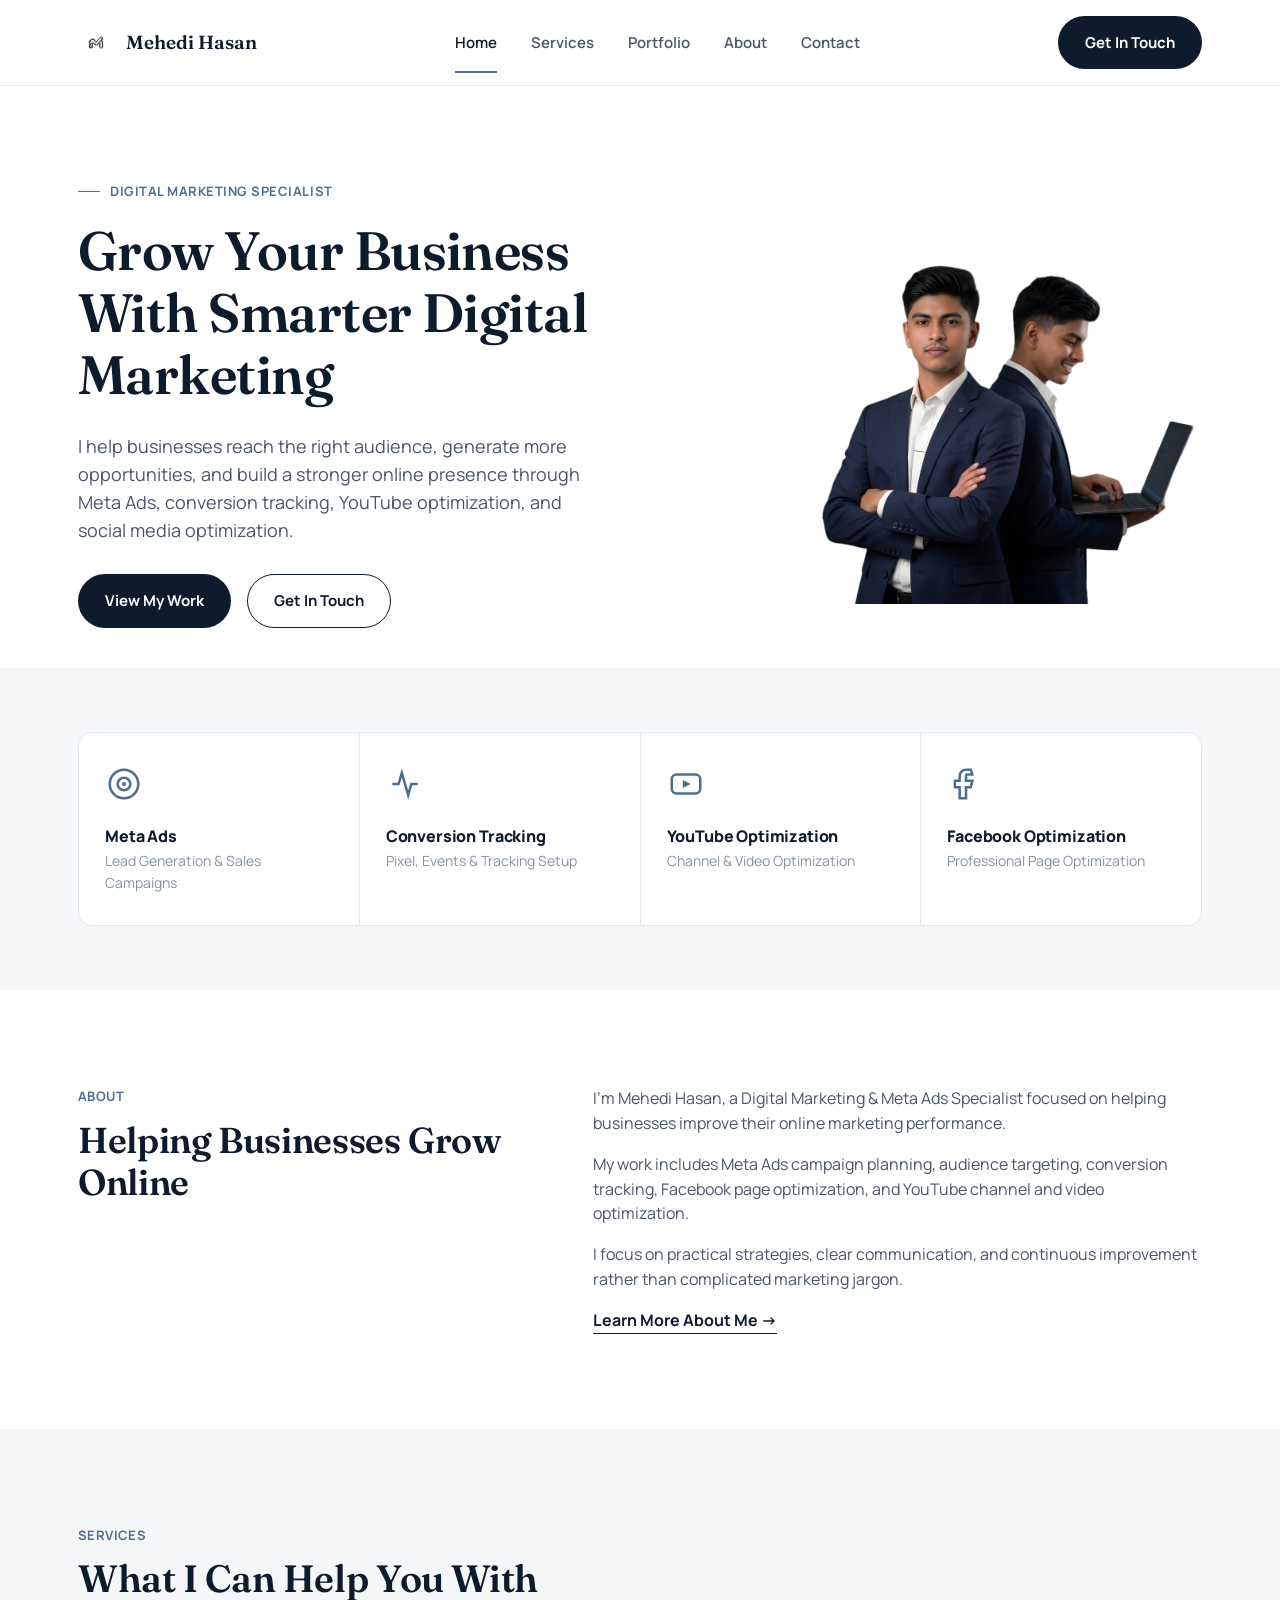
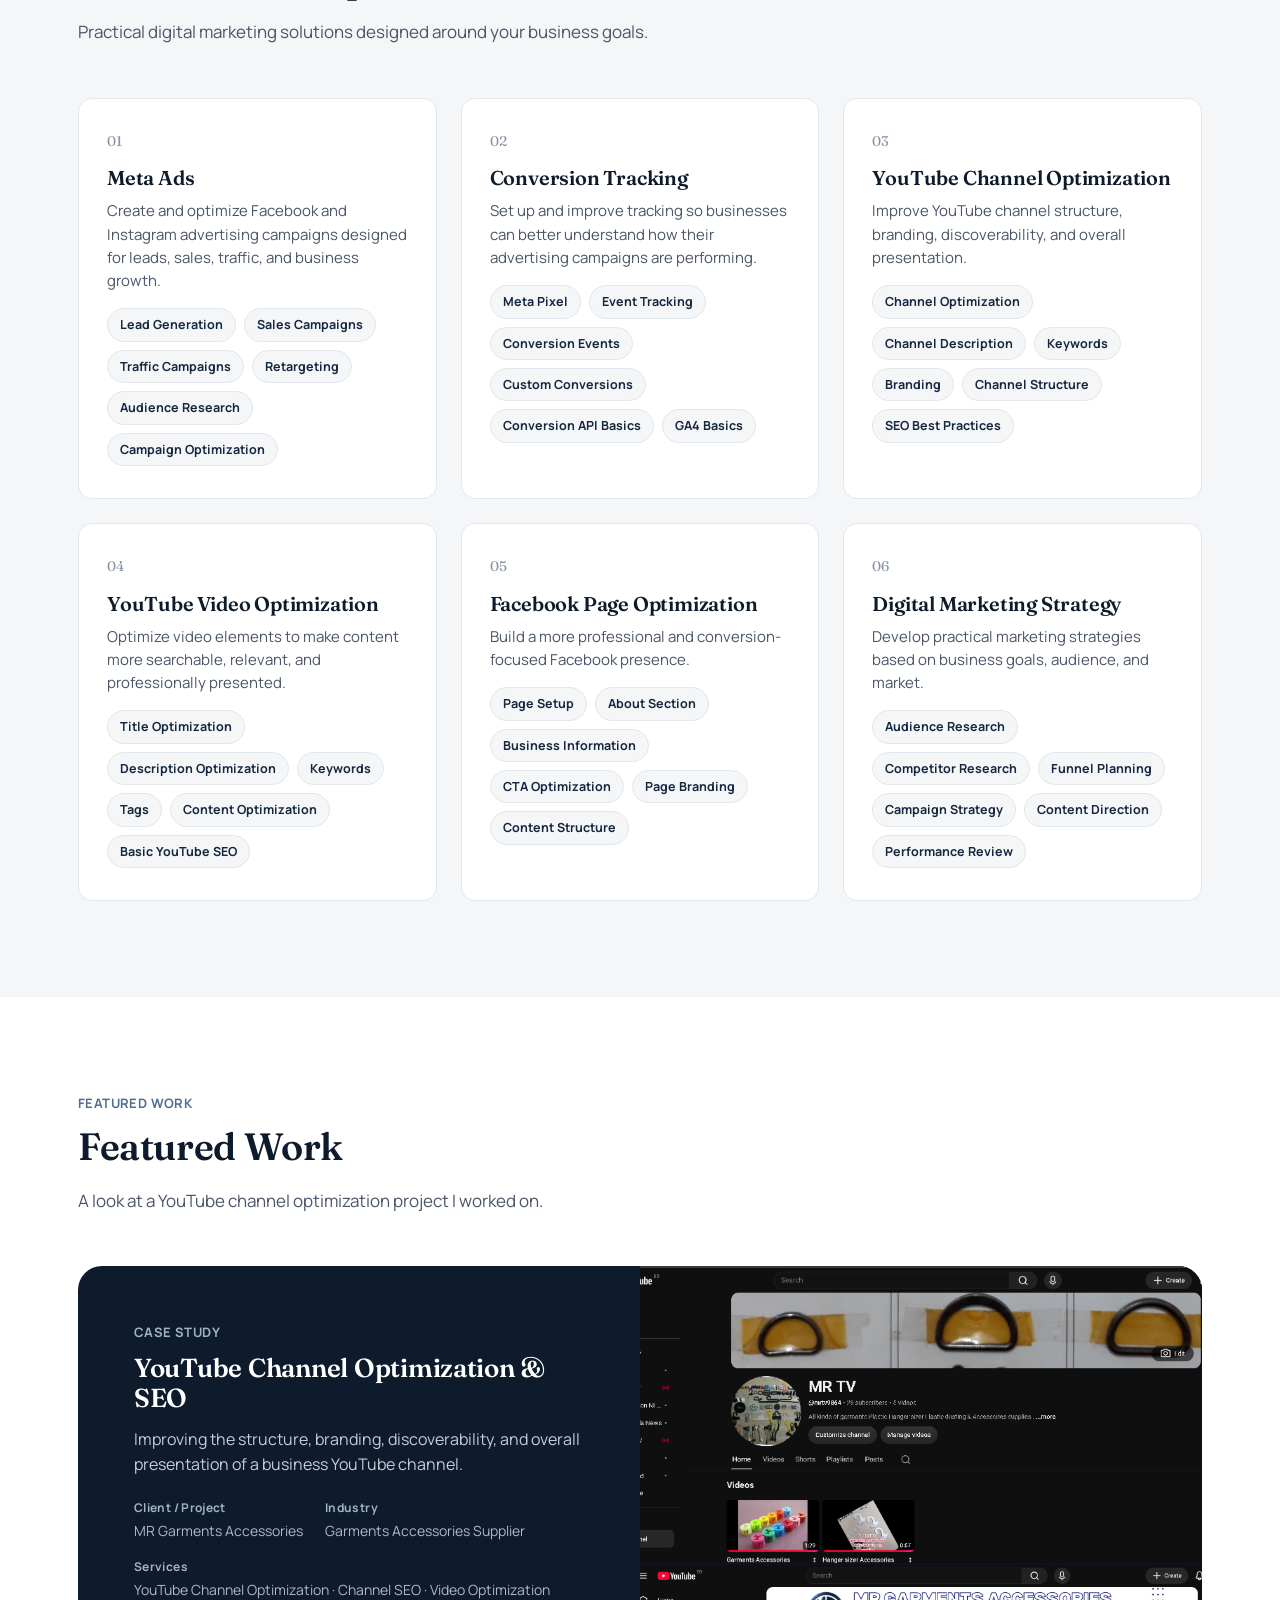
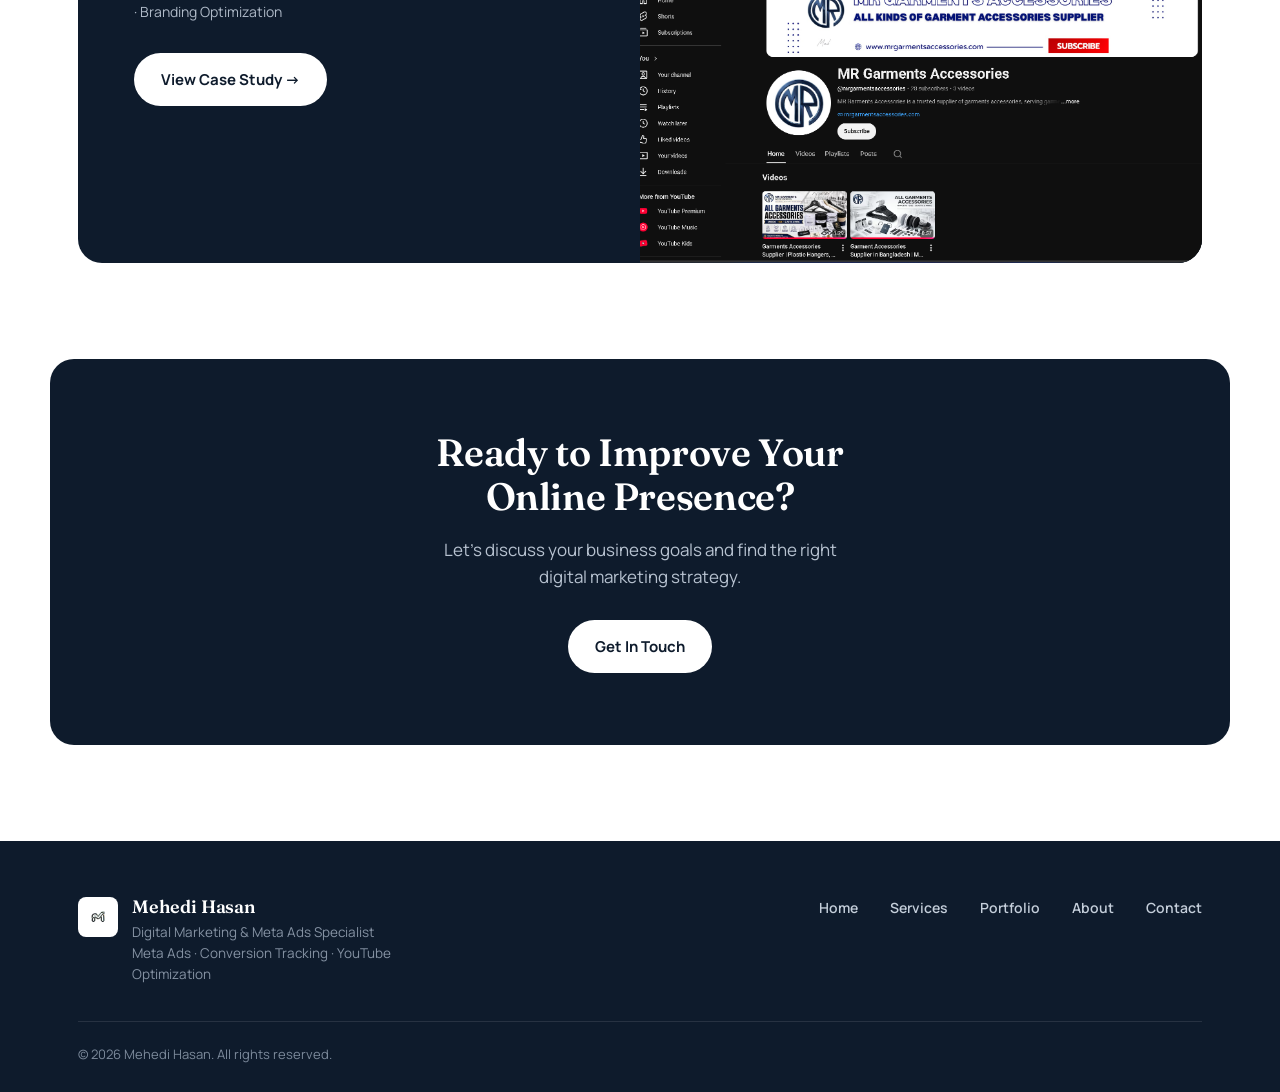
<file: index.html>
<!DOCTYPE html>
<html lang="en">
<head>
<meta charset="UTF-8">
<meta name="viewport" content="width=device-width, initial-scale=1.0">
<title>Mehedi Hasan — Digital Marketing & Meta Ads Specialist</title>
<meta name="description" content="Mehedi Hasan is a Digital Marketing & Meta Ads Specialist helping businesses grow with Meta Ads, conversion tracking, YouTube optimization, and Facebook optimization.">
<link rel="icon" href="images/logo.png">
<link rel="stylesheet" href="styles.css">
</head>
<body>

<nav class="nav">
  <div class="nav-inner">
    <a href="index.html" class="brand"><img src="images/logo.png" alt="Mehedi Hasan logo">Mehedi Hasan</a>
    <button class="nav-toggle" aria-label="Toggle menu" onclick="document.querySelector('.nav-links').classList.toggle('open')">
      <span></span><span></span><span></span>
    </button>
    <div class="nav-links">
      <a href="index.html" class="active">Home</a>
      <a href="services.html">Services</a>
      <a href="portfolio.html">Portfolio</a>
      <a href="about.html">About</a>
      <a href="contact.html">Contact</a>
    </div>
    <div class="nav-cta">
      <a href="contact.html" class="btn btn-primary">Get In Touch</a>
    </div>
  </div>
</nav>

<!-- HERO -->
<header class="hero">
  <div class="container hero-grid">
    <div>
      <span class="eyebrow">DIGITAL MARKETING SPECIALIST</span>
      <h1>Grow Your Business With Smarter Digital Marketing</h1>
      <p class="lede">I help businesses reach the right audience, generate more opportunities, and build a stronger online presence through Meta Ads, conversion tracking, YouTube optimization, and social media optimization.</p>
      <div class="hero-actions">
        <a href="portfolio.html" class="btn btn-primary">View My Work</a>
        <a href="contact.html" class="btn btn-outline">Get In Touch</a>
      </div>
    </div>
    <div class="hero-visual">
      <svg class="grid-lines" viewBox="0 0 500 500" preserveAspectRatio="none">
        ...
      </svg>
      <div class="hero-visual"><img src="images/my-pic-website.png" alt="Mehedi Hasan"></div>
    </div>
  </div>
</header>

<!-- SERVICE STRIP -->
<section class="strip section-tight">
  <div class="container">
    <div class="strip-grid">
      <div class="strip-item">
        <svg class="strip-icon" viewBox="0 0 24 24" fill="none" stroke="currentColor" stroke-width="1.6"><circle cx="12" cy="12" r="9"/><circle cx="12" cy="12" r="4"/><circle cx="12" cy="12" r="0.5" fill="currentColor"/></svg>
        <h4>Meta Ads</h4>
        <p>Lead Generation & Sales Campaigns</p>
      </div>
      <div class="strip-item">
        <svg class="strip-icon" viewBox="0 0 24 24" fill="none" stroke="currentColor" stroke-width="1.6"><path d="M4 12h4l2-7 4 14 2-7h4"/></svg>
        <h4>Conversion Tracking</h4>
        <p>Pixel, Events & Tracking Setup</p>
      </div>
      <div class="strip-item">
        <svg class="strip-icon" viewBox="0 0 24 24" fill="none" stroke="currentColor" stroke-width="1.6"><rect x="3" y="6" width="18" height="12" rx="3"/><path d="M10 9.5l5 2.5-5 2.5z" fill="currentColor" stroke="none"/></svg>
        <h4>YouTube Optimization</h4>
        <p>Channel & Video Optimization</p>
      </div>
      <div class="strip-item">
        <svg class="strip-icon" viewBox="0 0 24 24" fill="none" stroke="currentColor" stroke-width="1.6"><path d="M15 3h-3a4 4 0 0 0-4 4v3H5v4h3v7h4v-7h3l1-4h-4V7a1 1 0 0 1 1-1h3z"/></svg>
        <h4>Facebook Optimization</h4>
        <p>Professional Page Optimization</p>
      </div>
    </div>
  </div>
</section>

<!-- ABOUT INTRO -->
<section>
  <div class="container split">
    <div>
      <span class="tag">ABOUT</span>
      <h2>Helping Businesses Grow Online</h2>
    </div>
    <div>
      <p>I'm Mehedi Hasan, a Digital Marketing & Meta Ads Specialist focused on helping businesses improve their online marketing performance.</p>
      <p>My work includes Meta Ads campaign planning, audience targeting, conversion tracking, Facebook page optimization, and YouTube channel and video optimization.</p>
      <p>I focus on practical strategies, clear communication, and continuous improvement rather than complicated marketing jargon.</p>
      <a href="about.html" class="link-arrow">Learn More About Me →</a>
    </div>
  </div>
</section>

<!-- SERVICES PREVIEW -->
<section class="strip">
  <div class="container">
    <div class="section-head">
      <span class="tag">SERVICES</span>
      <h2>What I Can Help You With</h2>
      <p>Practical digital marketing solutions designed around your business goals.</p>
    </div>
    <div class="card-grid">

      <div class="service-card">
        <span class="num">01</span>
        <h3>Meta Ads</h3>
        <p>Create and optimize Facebook and Instagram advertising campaigns designed for leads, sales, traffic, and business growth.</p>
        <div class="chip-row">
          <span class="chip">Lead Generation</span><span class="chip">Sales Campaigns</span><span class="chip">Traffic Campaigns</span><span class="chip">Retargeting</span><span class="chip">Audience Research</span><span class="chip">Campaign Optimization</span>
        </div>
      </div>

      <div class="service-card">
        <span class="num">02</span>
        <h3>Conversion Tracking</h3>
        <p>Set up and improve tracking so businesses can better understand how their advertising campaigns are performing.</p>
        <div class="chip-row">
          <span class="chip">Meta Pixel</span><span class="chip">Event Tracking</span><span class="chip">Conversion Events</span><span class="chip">Custom Conversions</span><span class="chip">Conversion API Basics</span><span class="chip">GA4 Basics</span>
        </div>
      </div>

      <div class="service-card">
        <span class="num">03</span>
        <h3>YouTube Channel Optimization</h3>
        <p>Improve YouTube channel structure, branding, discoverability, and overall presentation.</p>
        <div class="chip-row">
          <span class="chip">Channel Optimization</span><span class="chip">Channel Description</span><span class="chip">Keywords</span><span class="chip">Branding</span><span class="chip">Channel Structure</span><span class="chip">SEO Best Practices</span>
        </div>
      </div>

      <div class="service-card">
        <span class="num">04</span>
        <h3>YouTube Video Optimization</h3>
        <p>Optimize video elements to make content more searchable, relevant, and professionally presented.</p>
        <div class="chip-row">
          <span class="chip">Title Optimization</span><span class="chip">Description Optimization</span><span class="chip">Keywords</span><span class="chip">Tags</span><span class="chip">Content Optimization</span><span class="chip">Basic YouTube SEO</span>
        </div>
      </div>

      <div class="service-card">
        <span class="num">05</span>
        <h3>Facebook Page Optimization</h3>
        <p>Build a more professional and conversion-focused Facebook presence.</p>
        <div class="chip-row">
          <span class="chip">Page Setup</span><span class="chip">About Section</span><span class="chip">Business Information</span><span class="chip">CTA Optimization</span><span class="chip">Page Branding</span><span class="chip">Content Structure</span>
        </div>
      </div>

      <div class="service-card">
        <span class="num">06</span>
        <h3>Digital Marketing Strategy</h3>
        <p>Develop practical marketing strategies based on business goals, audience, and market.</p>
        <div class="chip-row">
          <span class="chip">Audience Research</span><span class="chip">Competitor Research</span><span class="chip">Funnel Planning</span><span class="chip">Campaign Strategy</span><span class="chip">Content Direction</span><span class="chip">Performance Review</span>
        </div>
      </div>

    </div>
  </div>
</section>

<!-- FEATURED PORTFOLIO -->
<section>
  <div class="container">
    <div class="section-head">
      <span class="tag">FEATURED WORK</span>
      <h2>Featured Work</h2>
      <p>A look at a YouTube channel optimization project I worked on.</p>
    </div>

    <div class="feature-card">
      <div class="feature-copy">
        <span class="tag" style="display:block;font-size:13px;font-weight:700;letter-spacing:.03em;margin-bottom:12px;">CASE STUDY</span>
        <h3 style="color:#fff;font-size:26px;">YouTube Channel Optimization & SEO</h3>
        <p>Improving the structure, branding, discoverability, and overall presentation of a business YouTube channel.</p>
        <div class="feature-meta">
          <div><strong>Client / Project</strong>MR Garments Accessories</div>
          <div><strong>Industry</strong>Garments Accessories Supplier</div>
        </div>
        <div class="feature-meta" style="margin-top:-14px;">
          <div style="max-width:420px;"><strong>Services</strong>YouTube Channel Optimization · Channel SEO · Video Optimization · Branding Optimization</div>
        </div>
        <a href="case-study.html" class="btn btn-light">View Case Study →</a>
      </div>
      <div class="feature-media">
        <div class="compare-mini">
          <img src="images/before.png" alt="MR Garments Accessories YouTube channel before optimization">
          <img src="images/after.png" alt="MR Garments Accessories YouTube channel after optimization">
        </div>
        <span class="cap before">BEFORE</span>
        <span class="cap after">AFTER</span>
      </div>
    </div>
  </div>
</section>

<!-- GLOBAL CTA -->
<div class="container cta-wrap">
  <div class="cta-band">
    <h2>Ready to Improve Your Online Presence?</h2>
    <p>Let's discuss your business goals and find the right digital marketing strategy.</p>
    <a href="contact.html" class="btn btn-light">Get In Touch</a>
  </div>
</div>

<footer>
  <div class="container">
    <div class="footer-top">
      <div class="footer-brand">
        <img src="images/logo.png" alt="Mehedi Hasan logo">
        <div>
          <h4>Mehedi Hasan</h4>
          <p>Digital Marketing & Meta Ads Specialist<br>Meta Ads · Conversion Tracking · YouTube Optimization</p>
        </div>
      </div>
      <div class="footer-nav">
        <a href="index.html">Home</a>
        <a href="services.html">Services</a>
        <a href="portfolio.html">Portfolio</a>
        <a href="about.html">About</a>
        <a href="contact.html">Contact</a>
      </div>
    </div>
    <div class="footer-bottom">
      <span>© 2026 Mehedi Hasan. All rights reserved.</span>
    </div>
  </div>
</footer>

</body>
</html>
</file>
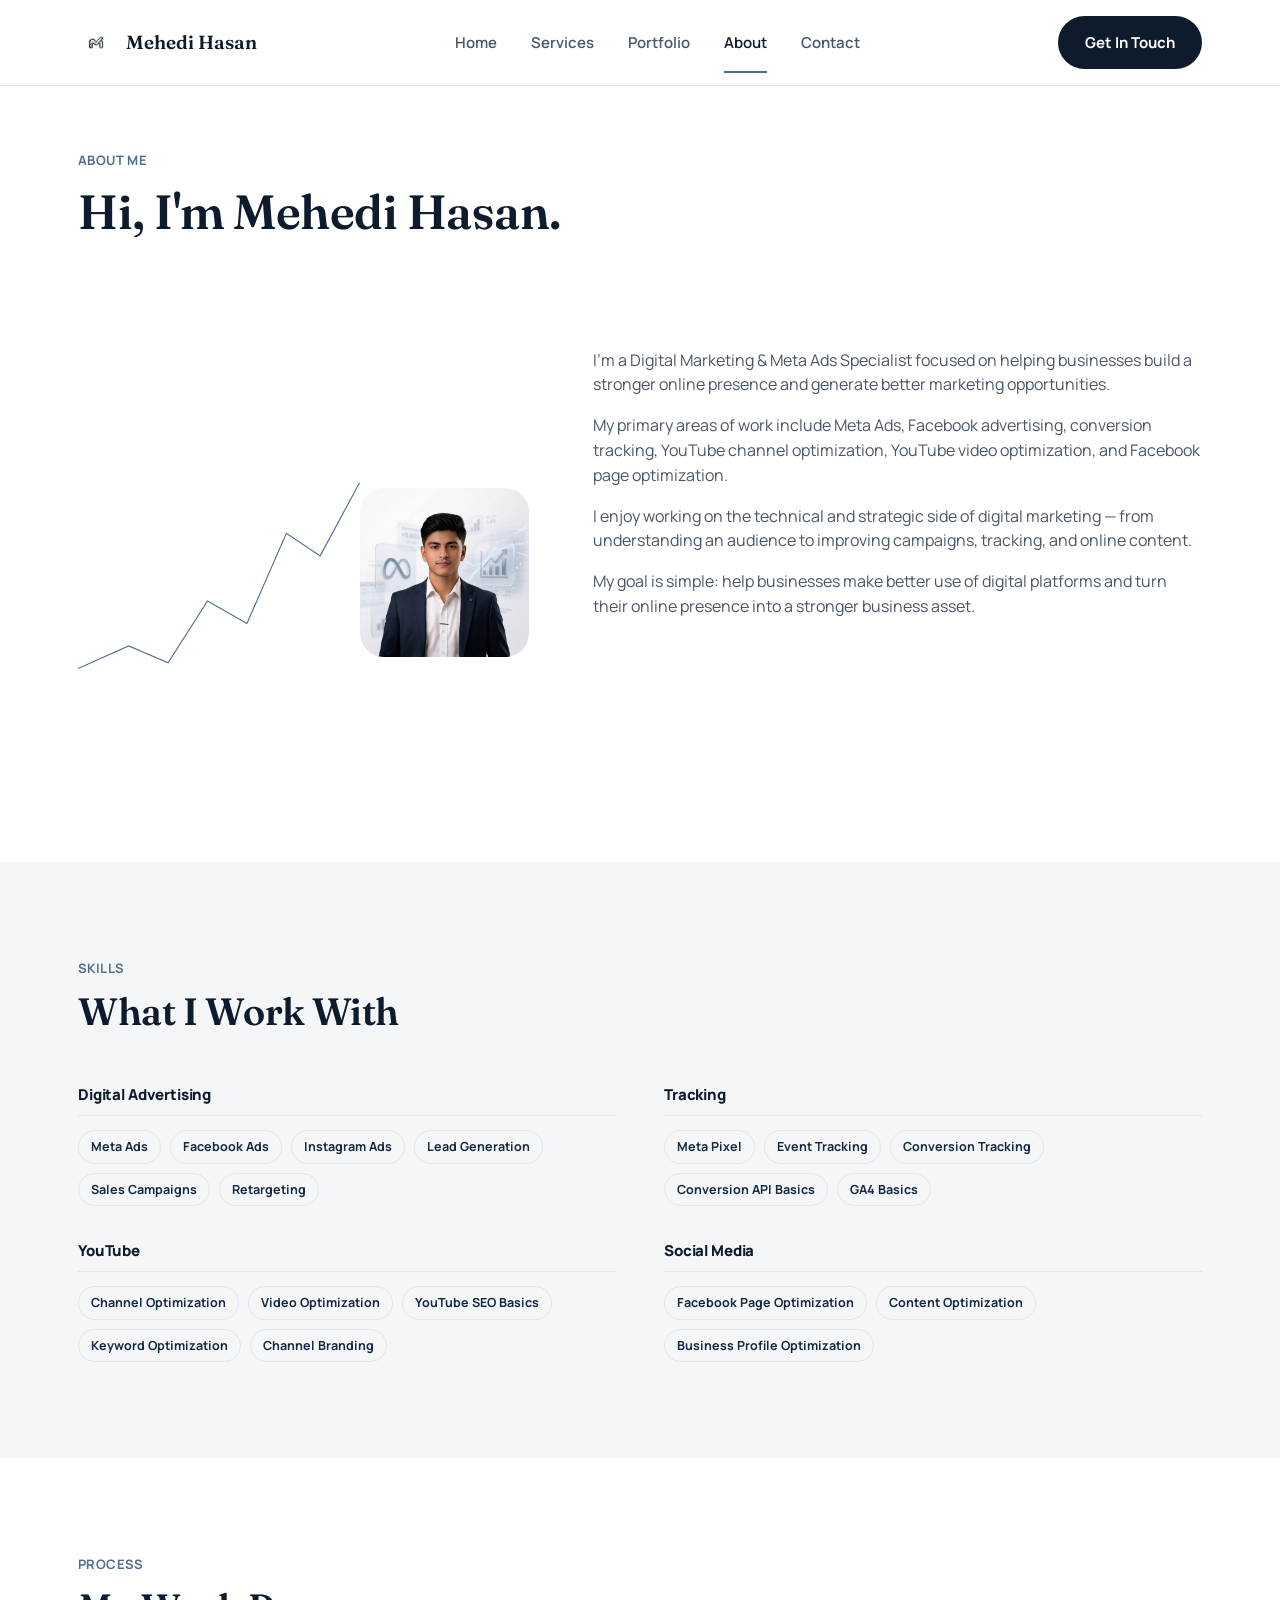
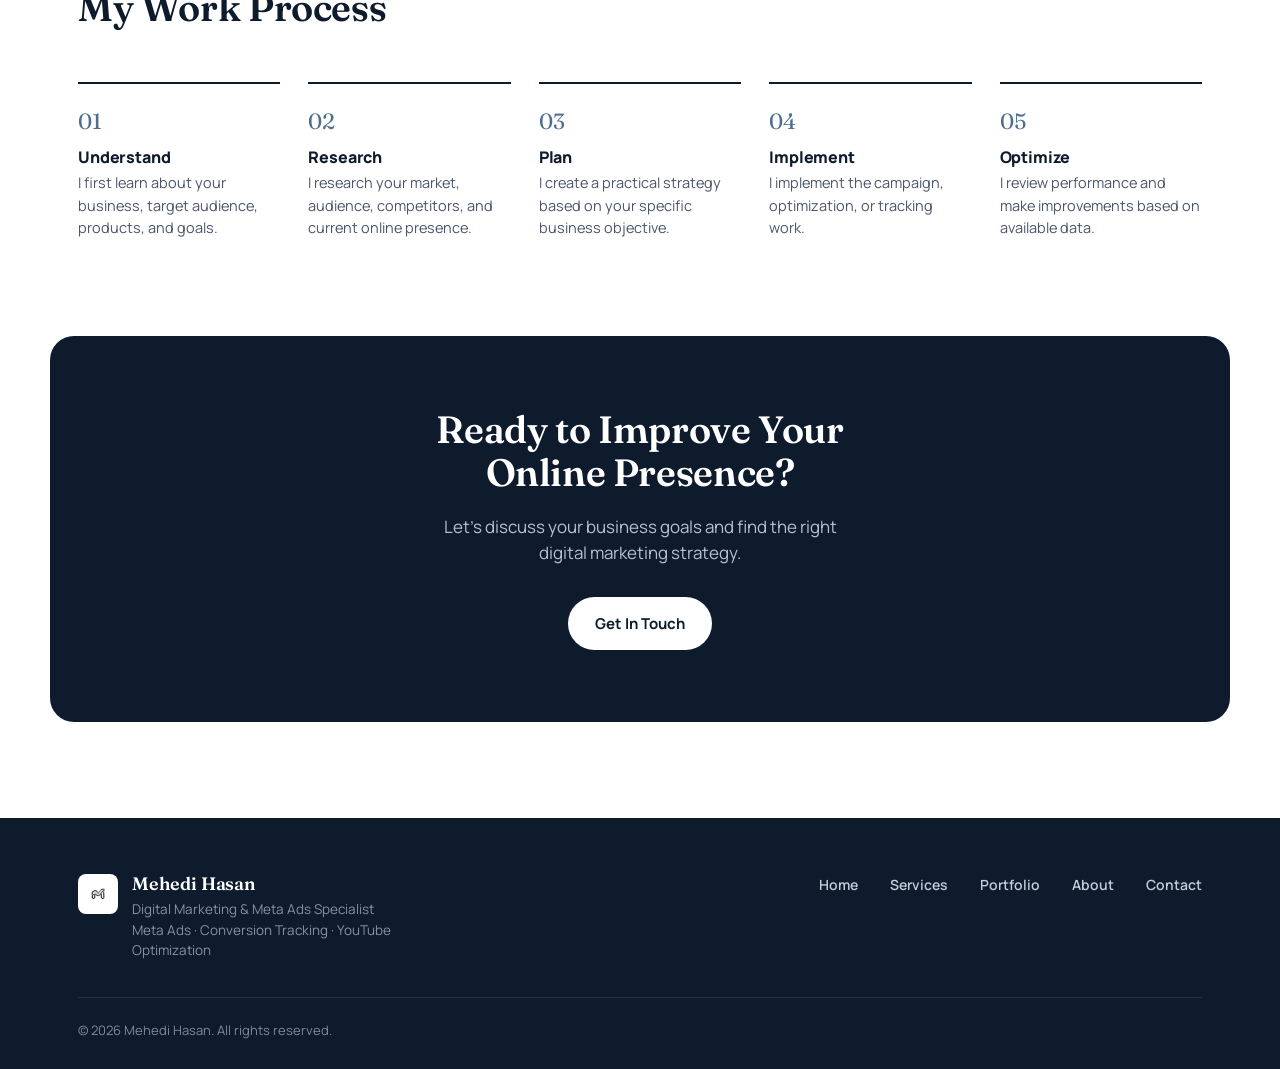
<file: about.html>
<!DOCTYPE html>
<html lang="en">
<head>
<meta charset="UTF-8">
<meta name="viewport" content="width=device-width, initial-scale=1.0">
<title>About — Mehedi Hasan</title>
<link rel="icon" href="images/logo.png">
<link rel="stylesheet" href="styles.css">
</head>
<body>

<nav class="nav">
  <div class="nav-inner">
    <a href="index.html" class="brand"><img src="images/logo.png" alt="Mehedi Hasan logo">Mehedi Hasan</a>
    <button class="nav-toggle" aria-label="Toggle menu" onclick="document.querySelector('.nav-links').classList.toggle('open')">
      <span></span><span></span><span></span>
    </button>
    <div class="nav-links">
      <a href="index.html">Home</a>
      <a href="services.html">Services</a>
      <a href="portfolio.html">Portfolio</a>
      <a href="about.html" class="active">About</a>
      <a href="contact.html">Contact</a>
    </div>
    <div class="nav-cta">
      <a href="contact.html" class="btn btn-primary">Get In Touch</a>
    </div>
  </div>
</nav>

<header class="page-hero">
  <div class="container">
    <span class="tag">ABOUT ME</span>
    <h1>Hi, I'm Mehedi Hasan.</h1>
  </div>
</header>

<section class="section-tight">
  <div class="container split">
    <div>
      <div class="hero-visual" style="aspect-ratio:1/1;border-radius:20px;">
        <svg class="grid-lines" viewBox="0 0 500 500" preserveAspectRatio="none">
          <polyline points="0,420 90,380 160,410 230,300 300,340 370,180 430,220 500,90" fill="none" stroke="#4F6E8F" stroke-width="2"/>
        </svg>
        <div class="logo-plate" style="width:60%;"><img src="images/Meta Mehedi Pic.jpeg" alt="Mehedi Hasan brand mark"></div>
      </div>
    </div>
    <div>
      <p>I'm a Digital Marketing & Meta Ads Specialist focused on helping businesses build a stronger online presence and generate better marketing opportunities.</p>
      <p>My primary areas of work include Meta Ads, Facebook advertising, conversion tracking, YouTube channel optimization, YouTube video optimization, and Facebook page optimization.</p>
      <p>I enjoy working on the technical and strategic side of digital marketing — from understanding an audience to improving campaigns, tracking, and online content.</p>
      <p>My goal is simple: help businesses make better use of digital platforms and turn their online presence into a stronger business asset.</p>
    </div>
  </div>
</section>

<!-- SKILLS -->
<section class="strip">
  <div class="container">
    <div class="section-head">
      <span class="tag">SKILLS</span>
      <h2>What I Work With</h2>
    </div>
    <div class="skill-groups">
      <div class="skill-group">
        <h4>Digital Advertising</h4>
        <div class="skill-tags">
          <span class="chip">Meta Ads</span><span class="chip">Facebook Ads</span><span class="chip">Instagram Ads</span><span class="chip">Lead Generation</span><span class="chip">Sales Campaigns</span><span class="chip">Retargeting</span>
        </div>
      </div>
      <div class="skill-group">
        <h4>Tracking</h4>
        <div class="skill-tags">
          <span class="chip">Meta Pixel</span><span class="chip">Event Tracking</span><span class="chip">Conversion Tracking</span><span class="chip">Conversion API Basics</span><span class="chip">GA4 Basics</span>
        </div>
      </div>
      <div class="skill-group">
        <h4>YouTube</h4>
        <div class="skill-tags">
          <span class="chip">Channel Optimization</span><span class="chip">Video Optimization</span><span class="chip">YouTube SEO Basics</span><span class="chip">Keyword Optimization</span><span class="chip">Channel Branding</span>
        </div>
      </div>
      <div class="skill-group">
        <h4>Social Media</h4>
        <div class="skill-tags">
          <span class="chip">Facebook Page Optimization</span><span class="chip">Content Optimization</span><span class="chip">Business Profile Optimization</span>
        </div>
      </div>
    </div>
  </div>
</section>

<!-- WORK PROCESS -->
<section>
  <div class="container">
    <div class="section-head">
      <span class="tag">PROCESS</span>
      <h2>My Work Process</h2>
    </div>
    <div class="process steps-5">
      <div class="process-step"><span class="num">01</span><h4>Understand</h4><p>I first learn about your business, target audience, products, and goals.</p></div>
      <div class="process-step"><span class="num">02</span><h4>Research</h4><p>I research your market, audience, competitors, and current online presence.</p></div>
      <div class="process-step"><span class="num">03</span><h4>Plan</h4><p>I create a practical strategy based on your specific business objective.</p></div>
      <div class="process-step"><span class="num">04</span><h4>Implement</h4><p>I implement the campaign, optimization, or tracking work.</p></div>
      <div class="process-step"><span class="num">05</span><h4>Optimize</h4><p>I review performance and make improvements based on available data.</p></div>
    </div>
  </div>
</section>

<div class="container cta-wrap">
  <div class="cta-band">
    <h2>Ready to Improve Your Online Presence?</h2>
    <p>Let's discuss your business goals and find the right digital marketing strategy.</p>
    <a href="contact.html" class="btn btn-light">Get In Touch</a>
  </div>
</div>

<footer>
  <div class="container">
    <div class="footer-top">
      <div class="footer-brand">
        <img src="images/logo.png" alt="Mehedi Hasan logo">
        <div>
          <h4>Mehedi Hasan</h4>
          <p>Digital Marketing & Meta Ads Specialist<br>Meta Ads · Conversion Tracking · YouTube Optimization</p>
        </div>
      </div>
      <div class="footer-nav">
        <a href="index.html">Home</a>
        <a href="services.html">Services</a>
        <a href="portfolio.html">Portfolio</a>
        <a href="about.html">About</a>
        <a href="contact.html">Contact</a>
      </div>
    </div>
    <div class="footer-bottom">
      <span>© 2026 Mehedi Hasan. All rights reserved.</span>
    </div>
  </div>
</footer>

</body>
</html>
</file>
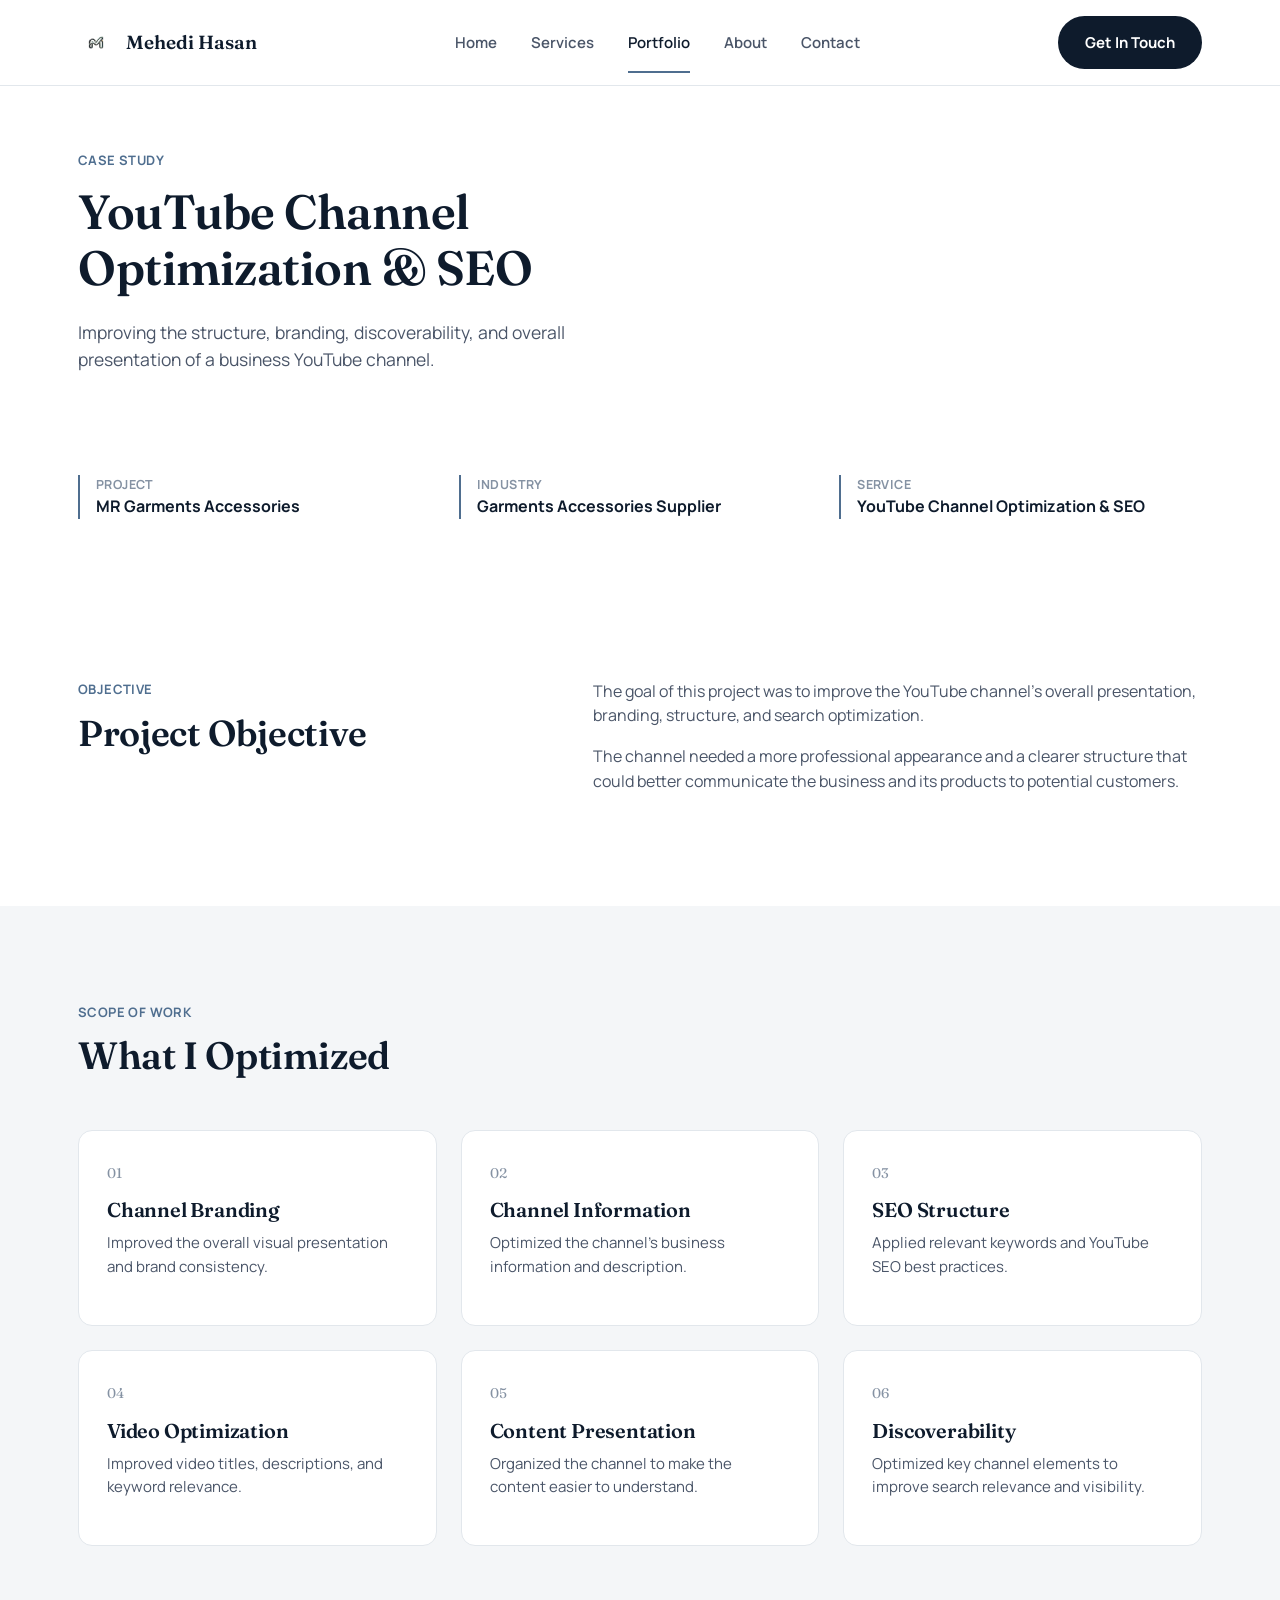
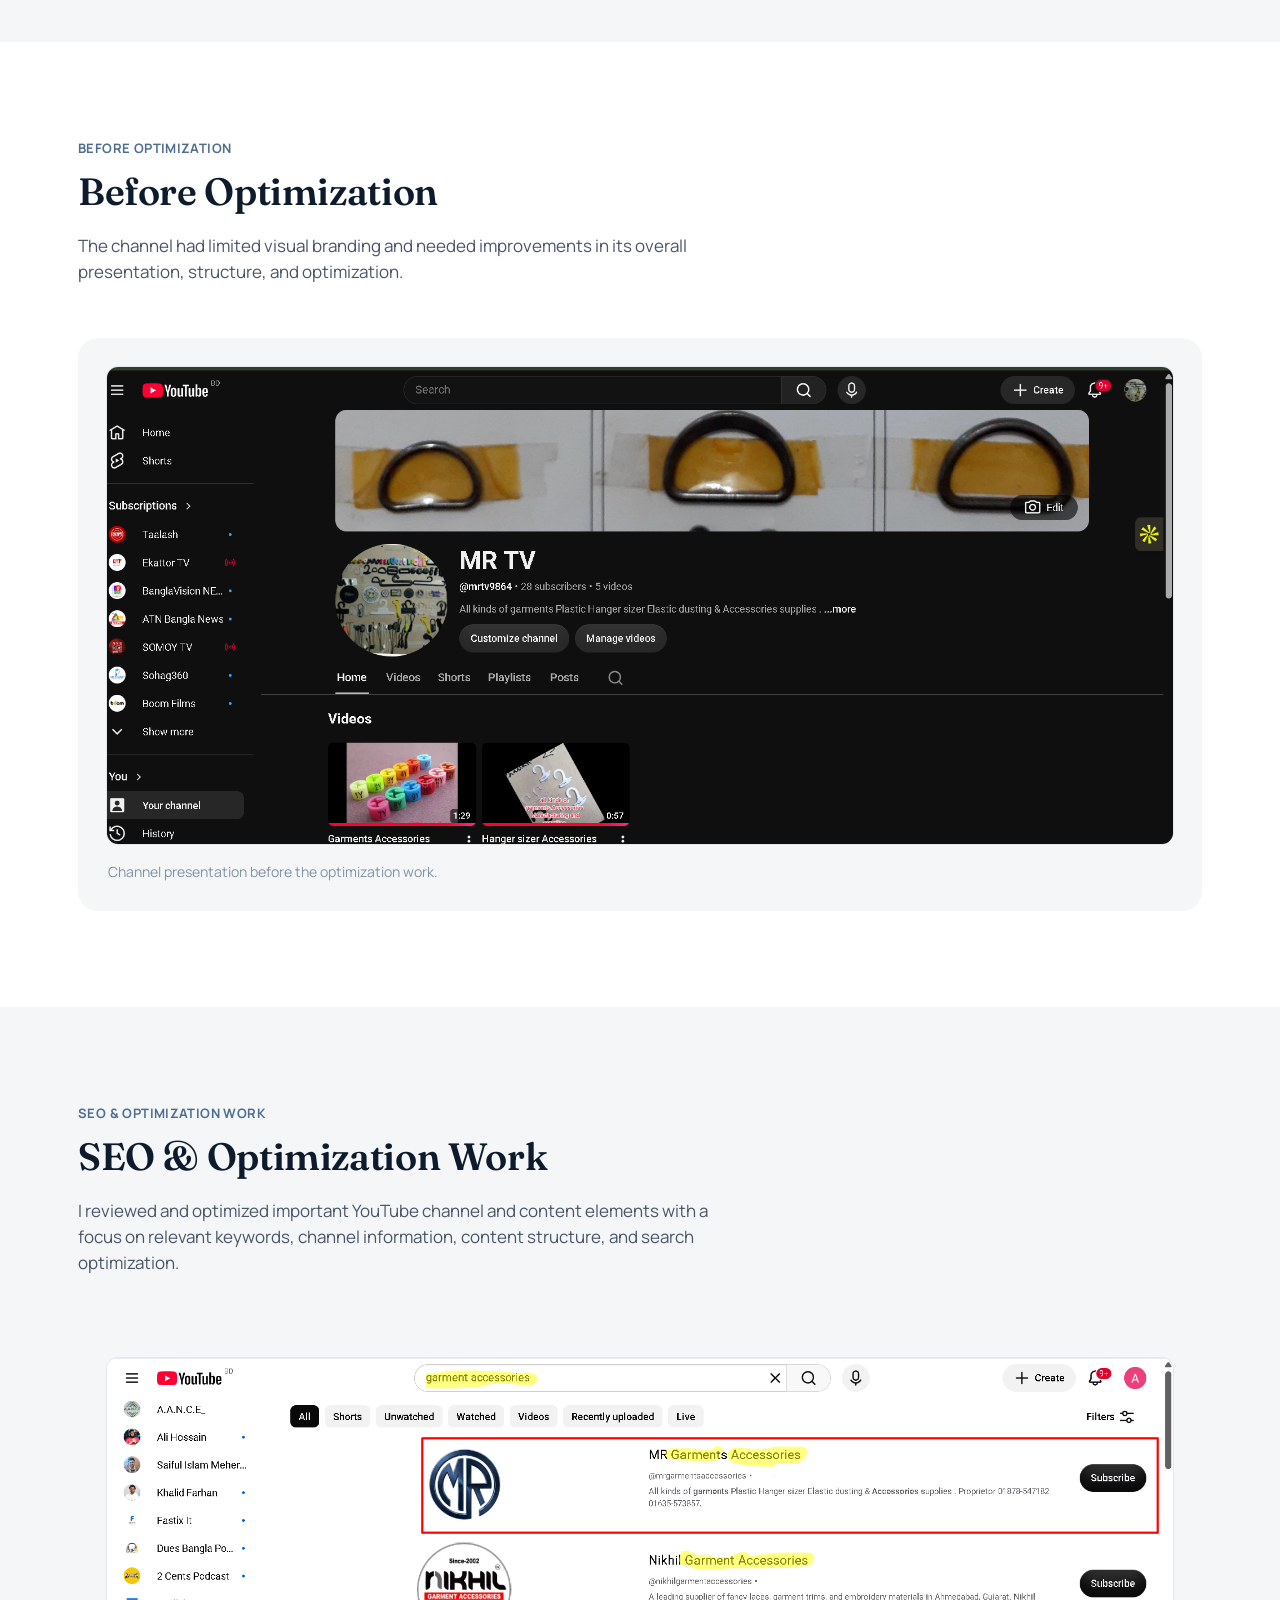
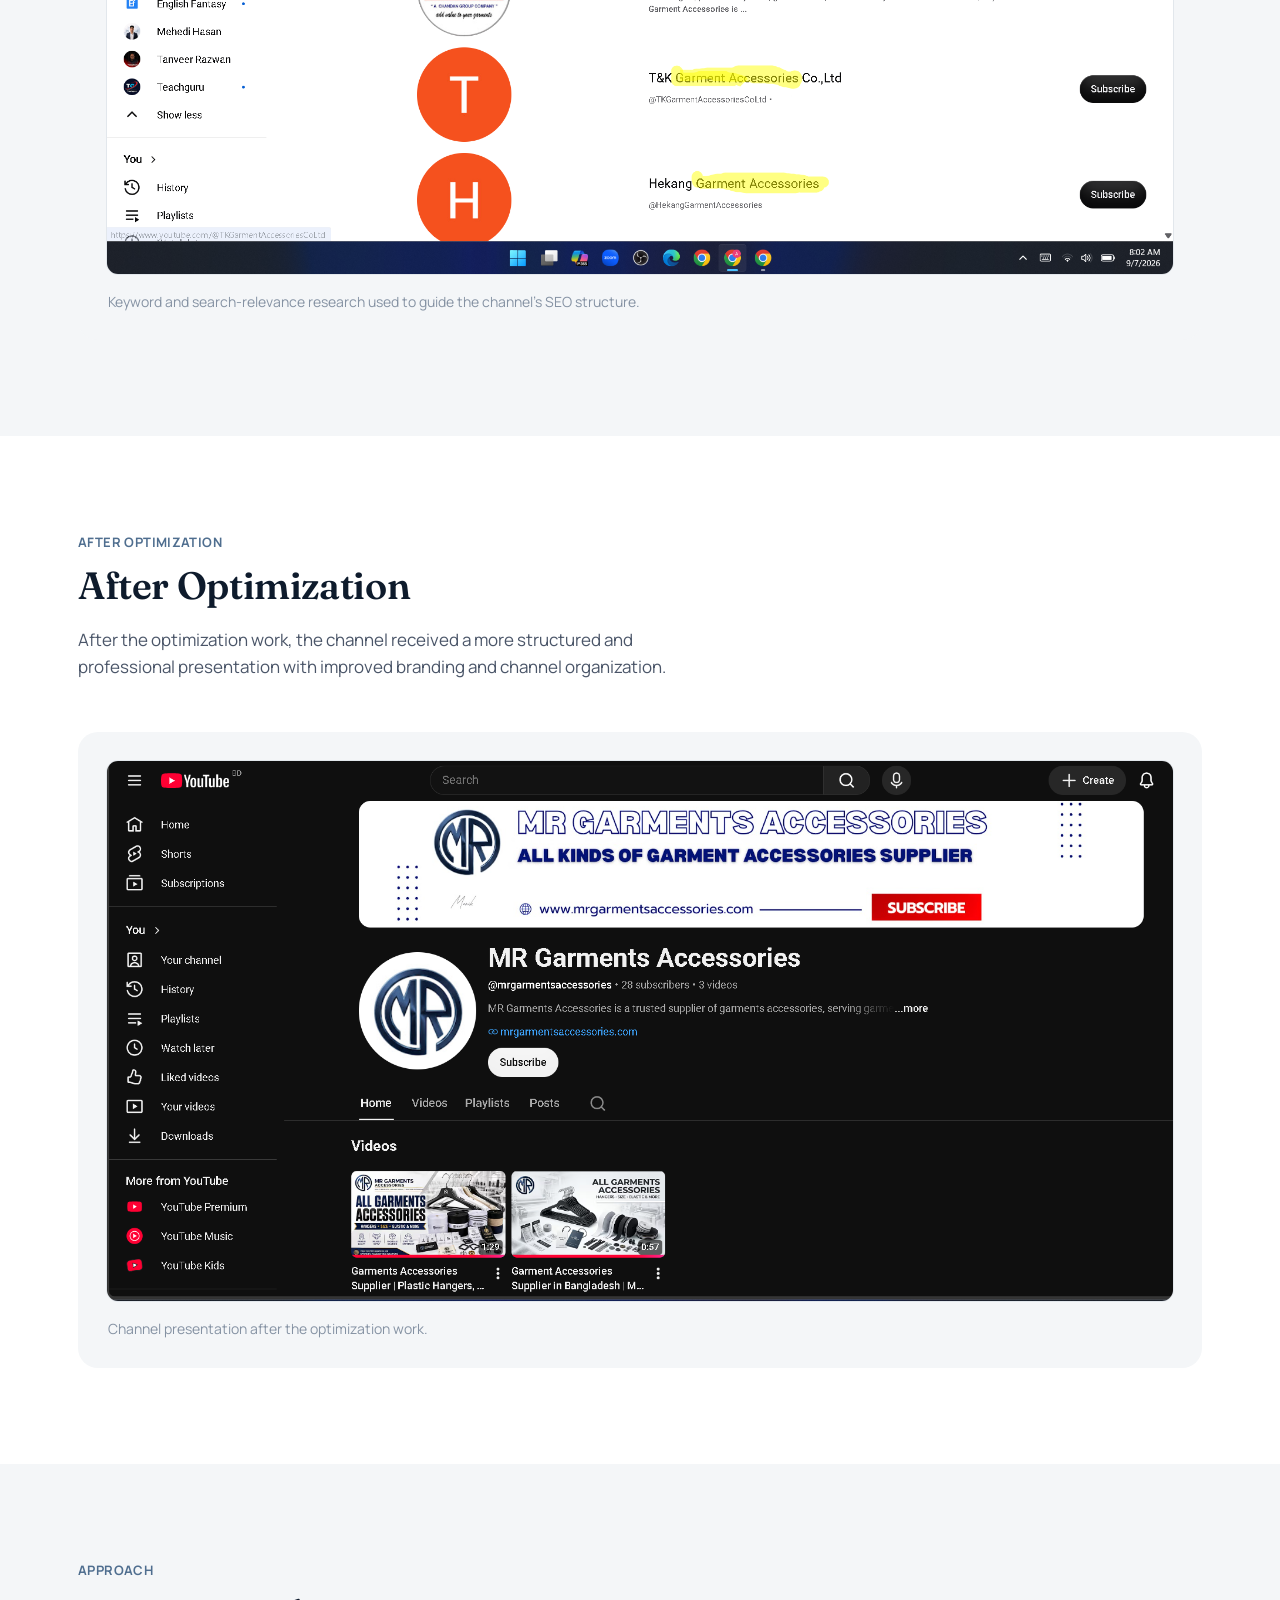
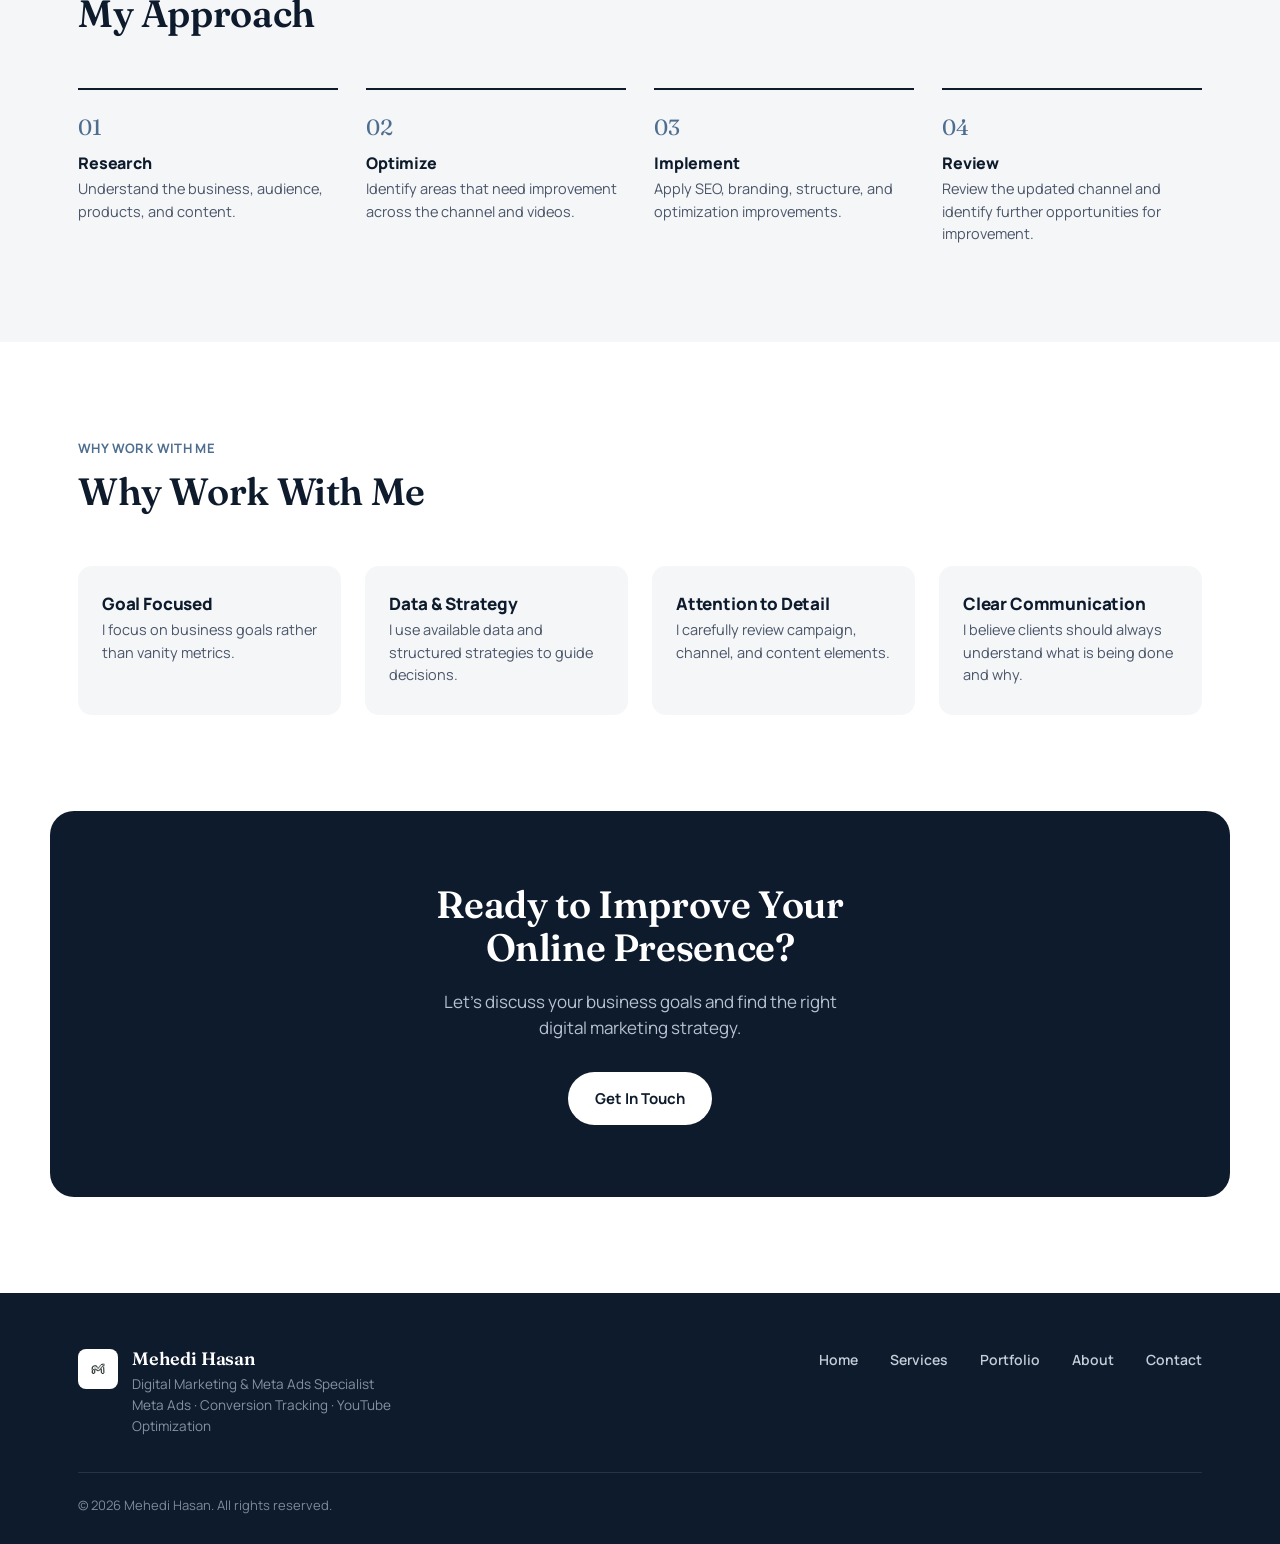
<file: case-study.html>
<!DOCTYPE html>
<html lang="en">
<head>
<meta charset="UTF-8">
<meta name="viewport" content="width=device-width, initial-scale=1.0">
<title>Case Study: YouTube Channel Optimization & SEO — Mehedi Hasan</title>
<link rel="icon" href="images/logo.png">
<link rel="stylesheet" href="styles.css">
</head>
<body>

<nav class="nav">
  <div class="nav-inner">
    <a href="index.html" class="brand"><img src="images/logo.png" alt="Mehedi Hasan logo">Mehedi Hasan</a>
    <button class="nav-toggle" aria-label="Toggle menu" onclick="document.querySelector('.nav-links').classList.toggle('open')">
      <span></span><span></span><span></span>
    </button>
    <div class="nav-links">
      <a href="index.html">Home</a>
      <a href="services.html">Services</a>
      <a href="portfolio.html" class="active">Portfolio</a>
      <a href="about.html">About</a>
      <a href="contact.html">Contact</a>
    </div>
    <div class="nav-cta">
      <a href="contact.html" class="btn btn-primary">Get In Touch</a>
    </div>
  </div>
</nav>

<header class="page-hero">
  <div class="container">
    <span class="tag">CASE STUDY</span>
    <h1>YouTube Channel Optimization & SEO</h1>
    <p>Improving the structure, branding, discoverability, and overall presentation of a business YouTube channel.</p>
  </div>
</header>

<!-- FACTS -->
<section class="section-tight">
  <div class="container">
    <div class="cs-facts" style="grid-template-columns:repeat(3,1fr);display:grid;">
      <div class="cs-fact"><span class="label">PROJECT</span><span class="value">MR Garments Accessories</span></div>
      <div class="cs-fact"><span class="label">INDUSTRY</span><span class="value">Garments Accessories Supplier</span></div>
      <div class="cs-fact"><span class="label">SERVICE</span><span class="value">YouTube Channel Optimization & SEO</span></div>
    </div>
  </div>
</section>

<!-- OBJECTIVE -->
<section>
  <div class="container split">
    <div>
      <span class="tag">OBJECTIVE</span>
      <h2>Project Objective</h2>
    </div>
    <div>
      <p>The goal of this project was to improve the YouTube channel's overall presentation, branding, structure, and search optimization.</p>
      <p>The channel needed a more professional appearance and a clearer structure that could better communicate the business and its products to potential customers.</p>
    </div>
  </div>
</section>

<!-- WHAT I OPTIMIZED -->
<section class="strip">
  <div class="container">
    <div class="section-head">
      <span class="tag">SCOPE OF WORK</span>
      <h2>What I Optimized</h2>
    </div>
    <div class="card-grid">
      <div class="service-card"><span class="num">01</span><h3>Channel Branding</h3><p>Improved the overall visual presentation and brand consistency.</p></div>
      <div class="service-card"><span class="num">02</span><h3>Channel Information</h3><p>Optimized the channel's business information and description.</p></div>
      <div class="service-card"><span class="num">03</span><h3>SEO Structure</h3><p>Applied relevant keywords and YouTube SEO best practices.</p></div>
      <div class="service-card"><span class="num">04</span><h3>Video Optimization</h3><p>Improved video titles, descriptions, and keyword relevance.</p></div>
      <div class="service-card"><span class="num">05</span><h3>Content Presentation</h3><p>Organized the channel to make the content easier to understand.</p></div>
      <div class="service-card"><span class="num">06</span><h3>Discoverability</h3><p>Optimized key channel elements to improve search relevance and visibility.</p></div>
    </div>
  </div>
</section>

<!-- BEFORE -->
<section>
  <div class="container">
    <div class="section-head">
      <span class="tag">BEFORE OPTIMIZATION</span>
      <h2>Before Optimization</h2>
      <p>The channel had limited visual branding and needed improvements in its overall presentation, structure, and optimization.</p>
    </div>
    <div class="evidence">
      <img src="images/before.png" alt="MR Garments Accessories YouTube channel before optimization work">
      <p class="caption">Channel presentation before the optimization work.</p>
    </div>
  </div>
</section>

<!-- SEO WORK -->
<section class="strip">
  <div class="container">
    <div class="section-head">
      <span class="tag">SEO & OPTIMIZATION WORK</span>
      <h2>SEO & Optimization Work</h2>
      <p>I reviewed and optimized important YouTube channel and content elements with a focus on relevant keywords, channel information, content structure, and search optimization.</p>
    </div>
    <div class="evidence">
      <img src="images/seo-research.png" alt="Keyword and search research for garment accessories on YouTube">
      <p class="caption">Keyword and search-relevance research used to guide the channel's SEO structure.</p>
    </div>
  </div>
</section>

<!-- AFTER -->
<section>
  <div class="container">
    <div class="section-head">
      <span class="tag">AFTER OPTIMIZATION</span>
      <h2>After Optimization</h2>
      <p>After the optimization work, the channel received a more structured and professional presentation with improved branding and channel organization.</p>
    </div>
    <div class="evidence">
      <img src="images/after.png" alt="MR Garments Accessories YouTube channel after optimization work">
      <p class="caption">Channel presentation after the optimization work.</p>
    </div>
  </div>
</section>

<!-- APPROACH -->
<section class="strip">
  <div class="container">
    <div class="section-head">
      <span class="tag">APPROACH</span>
      <h2>My Approach</h2>
    </div>
    <div class="process">
      <div class="process-step"><span class="num">01</span><h4>Research</h4><p>Understand the business, audience, products, and content.</p></div>
      <div class="process-step"><span class="num">02</span><h4>Optimize</h4><p>Identify areas that need improvement across the channel and videos.</p></div>
      <div class="process-step"><span class="num">03</span><h4>Implement</h4><p>Apply SEO, branding, structure, and optimization improvements.</p></div>
      <div class="process-step"><span class="num">04</span><h4>Review</h4><p>Review the updated channel and identify further opportunities for improvement.</p></div>
    </div>
  </div>
</section>

<!-- WHY WORK WITH ME -->
<section>
  <div class="container">
    <div class="section-head">
      <span class="tag">WHY WORK WITH ME</span>
      <h2>Why Work With Me</h2>
    </div>
    <div class="why-grid">
      <div class="why-card"><h4>Goal Focused</h4><p>I focus on business goals rather than vanity metrics.</p></div>
      <div class="why-card"><h4>Data & Strategy</h4><p>I use available data and structured strategies to guide decisions.</p></div>
      <div class="why-card"><h4>Attention to Detail</h4><p>I carefully review campaign, channel, and content elements.</p></div>
      <div class="why-card"><h4>Clear Communication</h4><p>I believe clients should always understand what is being done and why.</p></div>
    </div>
  </div>
</section>

<div class="container cta-wrap">
  <div class="cta-band">
    <h2>Ready to Improve Your Online Presence?</h2>
    <p>Let's discuss your business goals and find the right digital marketing strategy.</p>
    <a href="contact.html" class="btn btn-light">Get In Touch</a>
  </div>
</div>

<footer>
  <div class="container">
    <div class="footer-top">
      <div class="footer-brand">
        <img src="images/logo.png" alt="Mehedi Hasan logo">
        <div>
          <h4>Mehedi Hasan</h4>
          <p>Digital Marketing & Meta Ads Specialist<br>Meta Ads · Conversion Tracking · YouTube Optimization</p>
        </div>
      </div>
      <div class="footer-nav">
        <a href="index.html">Home</a>
        <a href="services.html">Services</a>
        <a href="portfolio.html">Portfolio</a>
        <a href="about.html">About</a>
        <a href="contact.html">Contact</a>
      </div>
    </div>
    <div class="footer-bottom">
      <span>© 2026 Mehedi Hasan. All rights reserved.</span>
    </div>
  </div>
</footer>

</body>
</html>
</file>
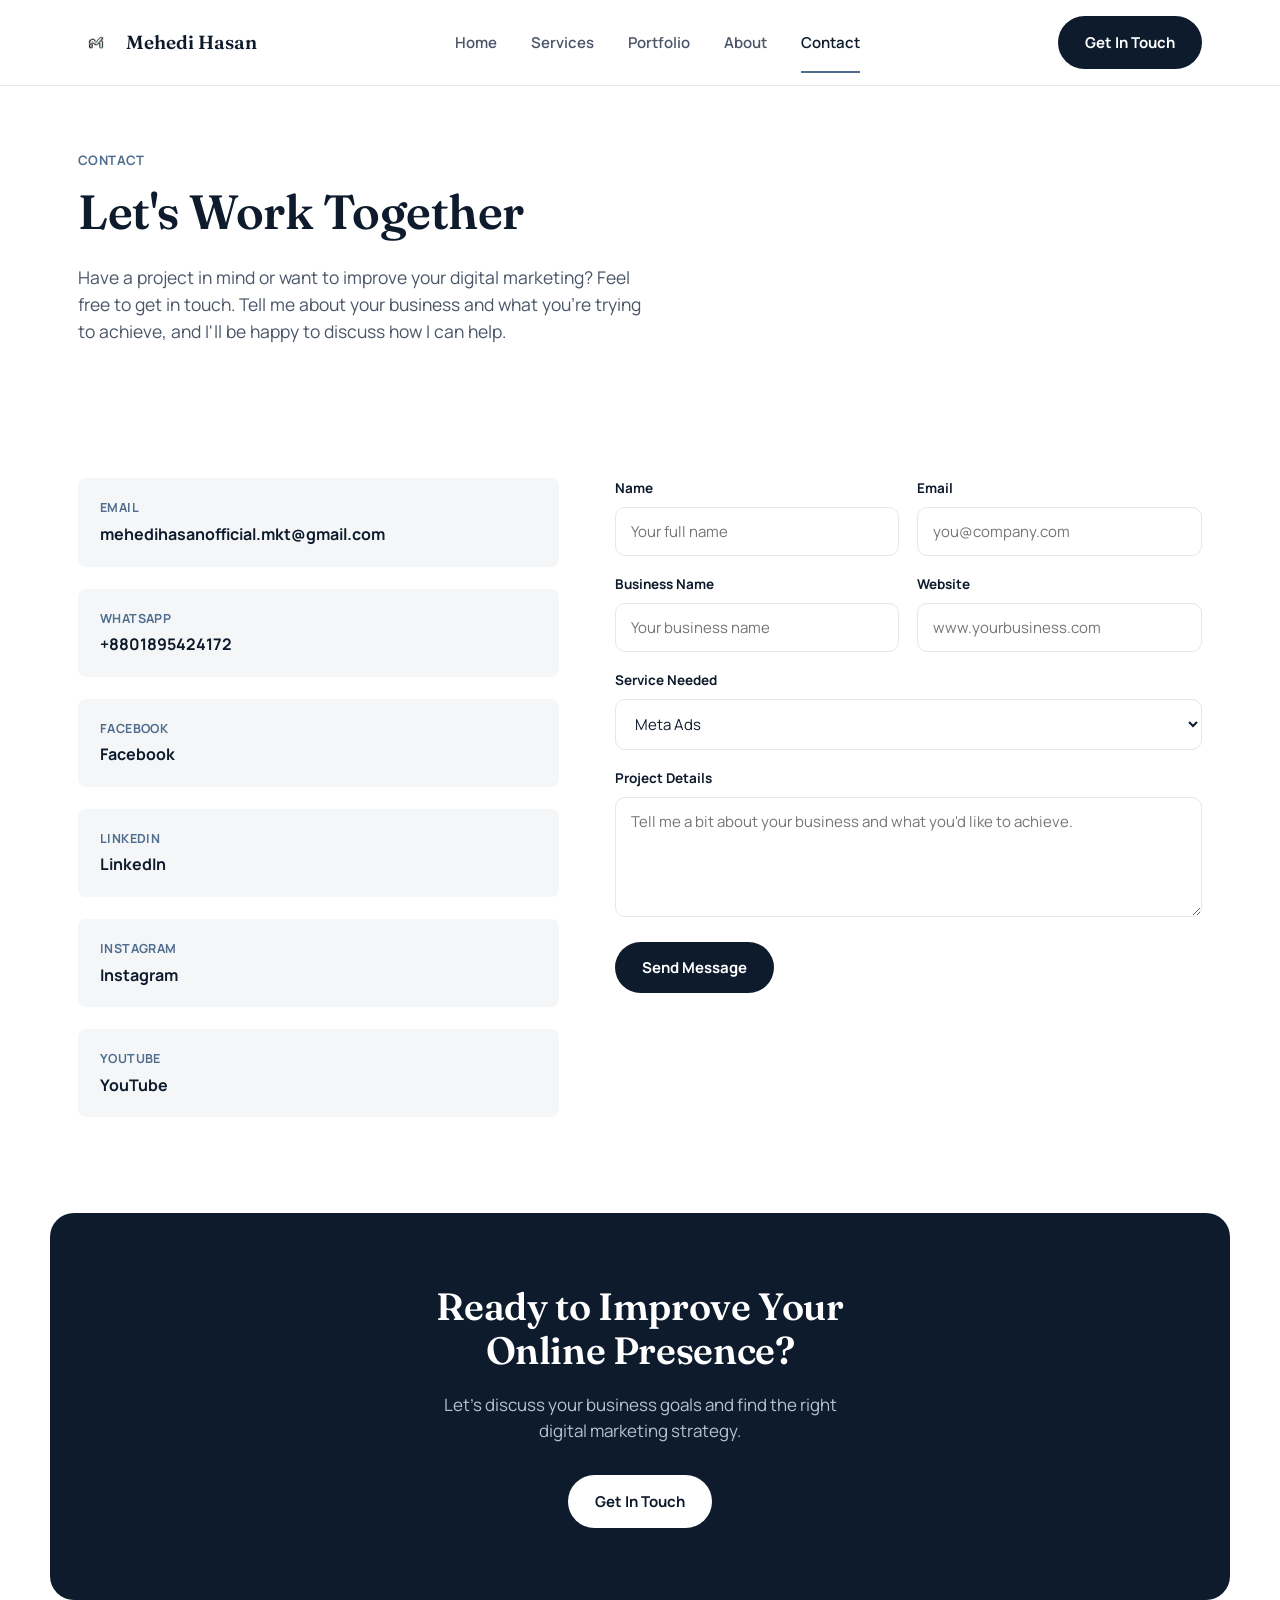
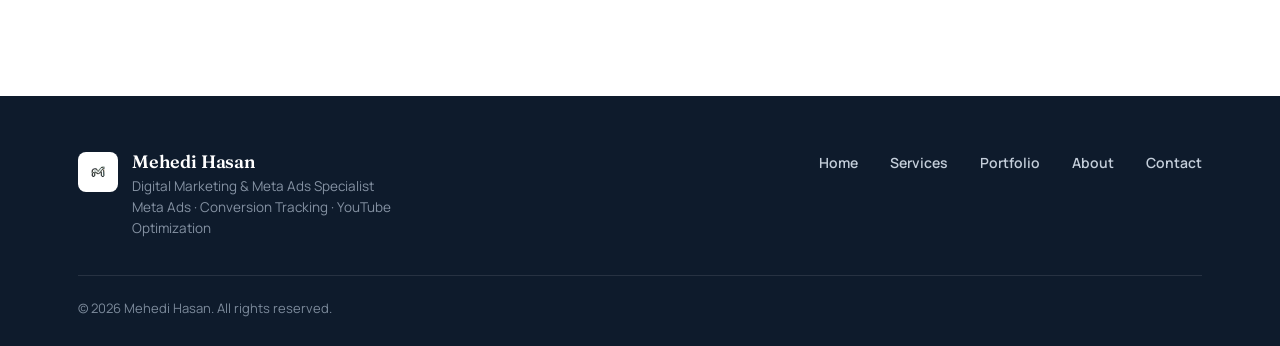
<file: contact.html>
<!DOCTYPE html>
<html lang="en">
<head>
<meta charset="UTF-8">
<meta name="viewport" content="width=device-width, initial-scale=1.0">
<title>Contact — Mehedi Hasan</title>
<link rel="icon" href="images/logo.png">
<link rel="stylesheet" href="styles.css">
</head>
<body>

<nav class="nav">
  <div class="nav-inner">
    <a href="index.html" class="brand"><img src="images/logo.png" alt="Mehedi Hasan logo">Mehedi Hasan</a>
    <button class="nav-toggle" aria-label="Toggle menu" onclick="document.querySelector('.nav-links').classList.toggle('open')">
      <span></span><span></span><span></span>
    </button>
    <div class="nav-links">
      <a href="index.html">Home</a>
      <a href="services.html">Services</a>
      <a href="portfolio.html">Portfolio</a>
      <a href="about.html">About</a>
      <a href="contact.html" class="active">Contact</a>
    </div>
    <div class="nav-cta">
      <a href="contact.html" class="btn btn-primary">Get In Touch</a>
    </div>
  </div>
</nav>

<header class="page-hero">
  <div class="container">
    <span class="tag">CONTACT</span>
    <h1>Let's Work Together</h1>
    <p>Have a project in mind or want to improve your digital marketing? Feel free to get in touch. Tell me about your business and what you're trying to achieve, and I'll be happy to discuss how I can help.</p>
  </div>
</header>

<section>
  <div class="container contact-grid">
    <div class="contact-info">
      <div class="contact-item">
        <span class="label">EMAIL</span>
        <a class="value" href="mailto:mehedihasanofficial.mkt@gmail.com">mehedihasanofficial.mkt@gmail.com</a>
      </div>
      <div class="contact-item">
        <span class="label">WHATSAPP</span>
        <a class="value" href="https://wa.me/+8801895424172" target="_blank">+8801895424172</a>
      </div>
      <div class="contact-item">
        <span class="label">FACEBOOK</span>
        <a class="value" href="https://www.facebook.com/mehedihasanofficial.mkt/" target="_blank">Facebook</a>
      </div>
      <div class="contact-item">
        <span class="label">LINKEDIN</span>
        <a class="value" href="https://www.linkedin.com/in/mehedihasanofficial-mkt/" target="_blank">LinkedIn</a>
      </div>
      <div class="contact-item">
        <span class="label">INSTAGRAM</span>
        <a class="value" href="https://www.instagram.com/mehedihasanofficial.mkt/" target="_blank">Instagram</a>
      </div>
      <div class="contact-item">
        <span class="label">YOUTUBE</span>
        <a class="value" href="https://www.youtube.com/@mehedihasanofficial-mkt" target="_blank">YouTube</a>
    </div>
    </div>

    <form name="contact" method="POST" data-netlify="true" class="contact-form">
      <div class="form-grid">
        <div class="field">
          <label for="name">Name</label>
          <input type="text" id="name" name="name" placeholder="Your full name">
        </div>
        <div class="field">
          <label for="email">Email</label>
          <input type="email" id="email" name="email" placeholder="you@company.com">
        </div>
        <div class="field">
          <label for="business">Business Name</label>
          <input type="text" id="business" name="business" placeholder="Your business name">
        </div>
        <div class="field">
          <label for="website">Website</label>
          <input type="text" id="website" name="website" placeholder="www.yourbusiness.com">
        </div>
        <div class="field full">
          <label for="service">Service Needed</label>
          <select id="service" name="service">
            <option>Meta Ads</option>
            <option>Conversion Tracking</option>
            <option>YouTube Channel Optimization</option>
            <option>YouTube Video Optimization</option>
            <option>Facebook Page Optimization</option>
            <option>Digital Marketing Strategy</option>
            <option>Not sure yet</option>
          </select>
        </div>
        <div class="field full">
          <label for="details">Project Details</label>
          <textarea id="details" name="details" placeholder="Tell me a bit about your business and what you'd like to achieve."></textarea>
        </div>
        <div class="full">
          <button type="submit" class="btn btn-primary">Send Message</button>
        </div>
      </div>
    </form>
  </div>
</section>

<div class="container cta-wrap">
  <div class="cta-band">
    <h2>Ready to Improve Your Online Presence?</h2>
    <p>Let's discuss your business goals and find the right digital marketing strategy.</p>
    <a href="contact.html" class="btn btn-light">Get In Touch</a>
  </div>
</div>

<footer>
  <div class="container">
    <div class="footer-top">
      <div class="footer-brand">
        <img src="images/logo.png" alt="Mehedi Hasan logo">
        <div>
          <h4>Mehedi Hasan</h4>
          <p>Digital Marketing & Meta Ads Specialist<br>Meta Ads · Conversion Tracking · YouTube Optimization</p>
        </div>
      </div>
      <div class="footer-nav">
        <a href="index.html">Home</a>
        <a href="services.html">Services</a>
        <a href="portfolio.html">Portfolio</a>
        <a href="about.html">About</a>
        <a href="contact.html">Contact</a>
      </div>
    </div>
    <div class="footer-bottom">
      <span>© 2026 Mehedi Hasan. All rights reserved.</span>
    </div>
  </div>
</footer>

</body>
</html>
</file>
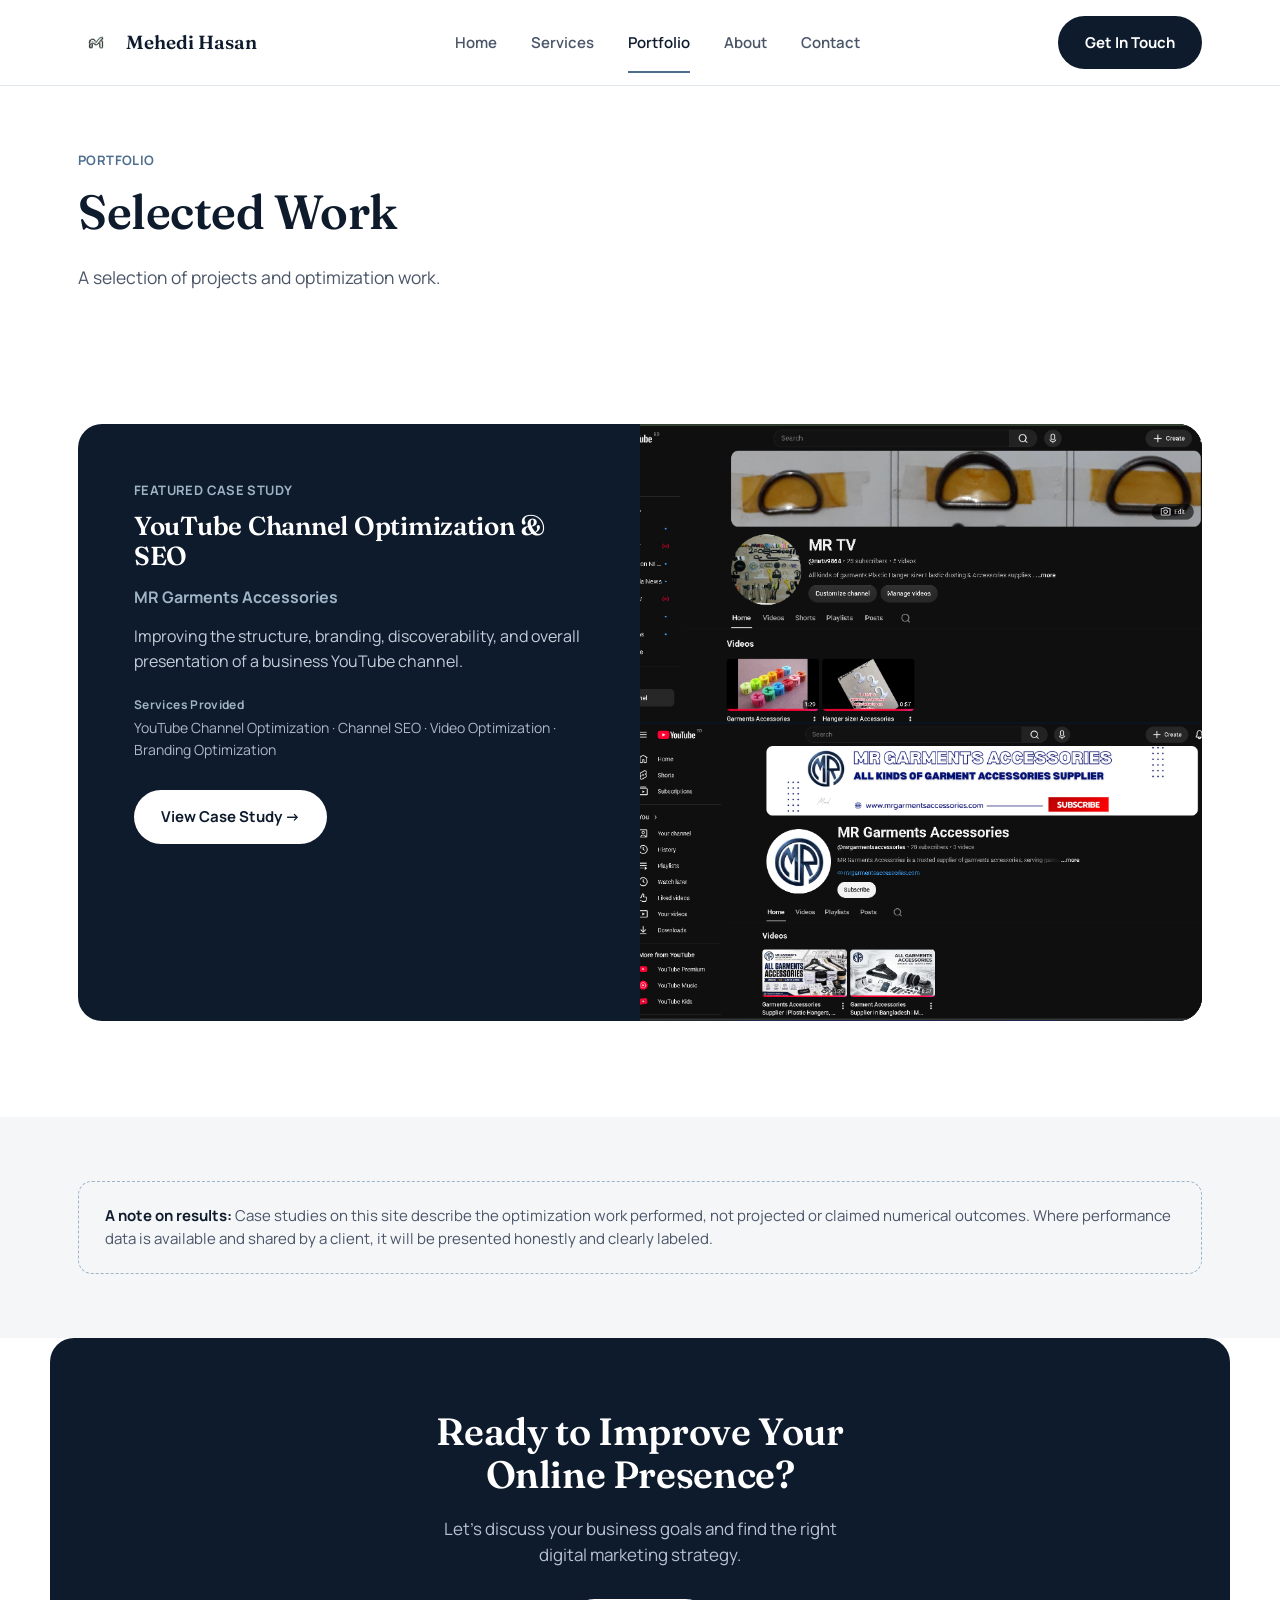
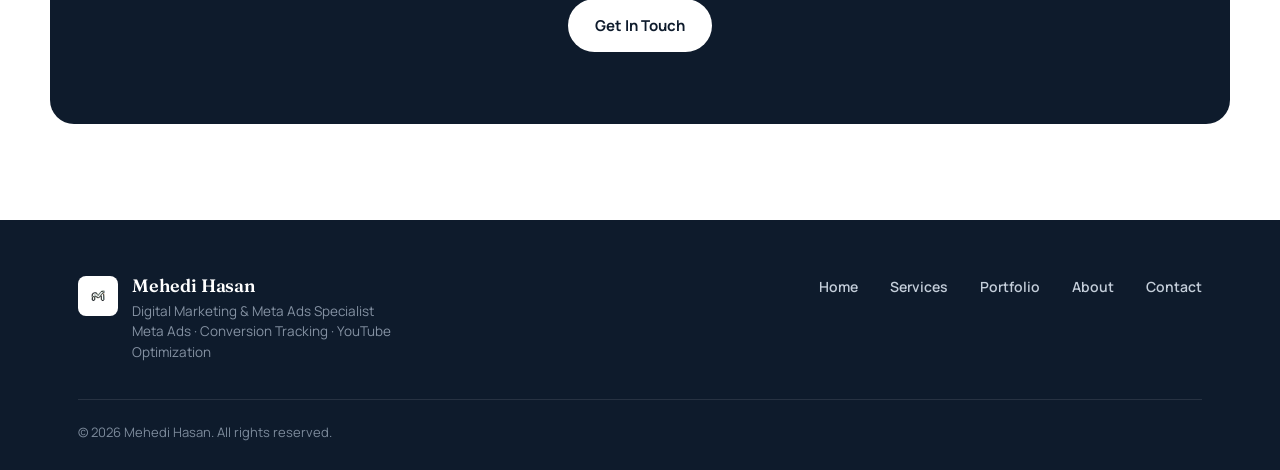
<file: portfolio.html>
<!DOCTYPE html>
<html lang="en">
<head>
<meta charset="UTF-8">
<meta name="viewport" content="width=device-width, initial-scale=1.0">
<title>Portfolio — Mehedi Hasan</title>
<link rel="icon" href="images/logo.png">
<link rel="stylesheet" href="styles.css">
</head>
<body>

<nav class="nav">
  <div class="nav-inner">
    <a href="index.html" class="brand"><img src="images/logo.png" alt="Mehedi Hasan logo">Mehedi Hasan</a>
    <button class="nav-toggle" aria-label="Toggle menu" onclick="document.querySelector('.nav-links').classList.toggle('open')">
      <span></span><span></span><span></span>
    </button>
    <div class="nav-links">
      <a href="index.html">Home</a>
      <a href="services.html">Services</a>
      <a href="portfolio.html" class="active">Portfolio</a>
      <a href="about.html">About</a>
      <a href="contact.html">Contact</a>
    </div>
    <div class="nav-cta">
      <a href="contact.html" class="btn btn-primary">Get In Touch</a>
    </div>
  </div>
</nav>

<header class="page-hero">
  <div class="container">
    <span class="tag">PORTFOLIO</span>
    <h1>Selected Work</h1>
    <p>A selection of projects and optimization work.</p>
  </div>
</header>

<section>
  <div class="container">
    <div class="feature-card">
      <div class="feature-copy">
        <span class="tag" style="display:block;font-size:13px;font-weight:700;letter-spacing:.03em;margin-bottom:12px;">FEATURED CASE STUDY</span>
        <h3 style="color:#fff;font-size:26px;">YouTube Channel Optimization & SEO</h3>
        <p style="color:var(--steel-light);font-weight:700;margin-bottom:14px;">MR Garments Accessories</p>
        <p>Improving the structure, branding, discoverability, and overall presentation of a business YouTube channel.</p>
        <div class="feature-meta">
          <div style="max-width:460px;"><strong>Services Provided</strong>YouTube Channel Optimization · Channel SEO · Video Optimization · Branding Optimization</div>
        </div>
        <a href="case-study.html" class="btn btn-light">View Case Study →</a>
      </div>
      <div class="feature-media">
        <div class="compare-mini">
          <img src="images/before.png" alt="MR Garments Accessories YouTube channel before optimization">
          <img src="images/after.png" alt="MR Garments Accessories YouTube channel after optimization">
        </div>
        <span class="cap before">BEFORE</span>
        <span class="cap after">AFTER</span>
      </div>
    </div>
  </div>
</section>

<section class="strip section-tight">
  <div class="container">
    <div class="honest-note">
      <strong>A note on results:</strong> Case studies on this site describe the optimization work performed, not projected or claimed numerical outcomes. Where performance data is available and shared by a client, it will be presented honestly and clearly labeled.
    </div>
  </div>
</section>

<div class="container cta-wrap">
  <div class="cta-band">
    <h2>Ready to Improve Your Online Presence?</h2>
    <p>Let's discuss your business goals and find the right digital marketing strategy.</p>
    <a href="contact.html" class="btn btn-light">Get In Touch</a>
  </div>
</div>

<footer>
  <div class="container">
    <div class="footer-top">
      <div class="footer-brand">
        <img src="images/logo.png" alt="Mehedi Hasan logo">
        <div>
          <h4>Mehedi Hasan</h4>
          <p>Digital Marketing & Meta Ads Specialist<br>Meta Ads · Conversion Tracking · YouTube Optimization</p>
        </div>
      </div>
      <div class="footer-nav">
        <a href="index.html">Home</a>
        <a href="services.html">Services</a>
        <a href="portfolio.html">Portfolio</a>
        <a href="about.html">About</a>
        <a href="contact.html">Contact</a>
      </div>
    </div>
    <div class="footer-bottom">
      <span>© 2026 Mehedi Hasan. All rights reserved.</span>
    </div>
  </div>
</footer>

</body>
</html>
</file>
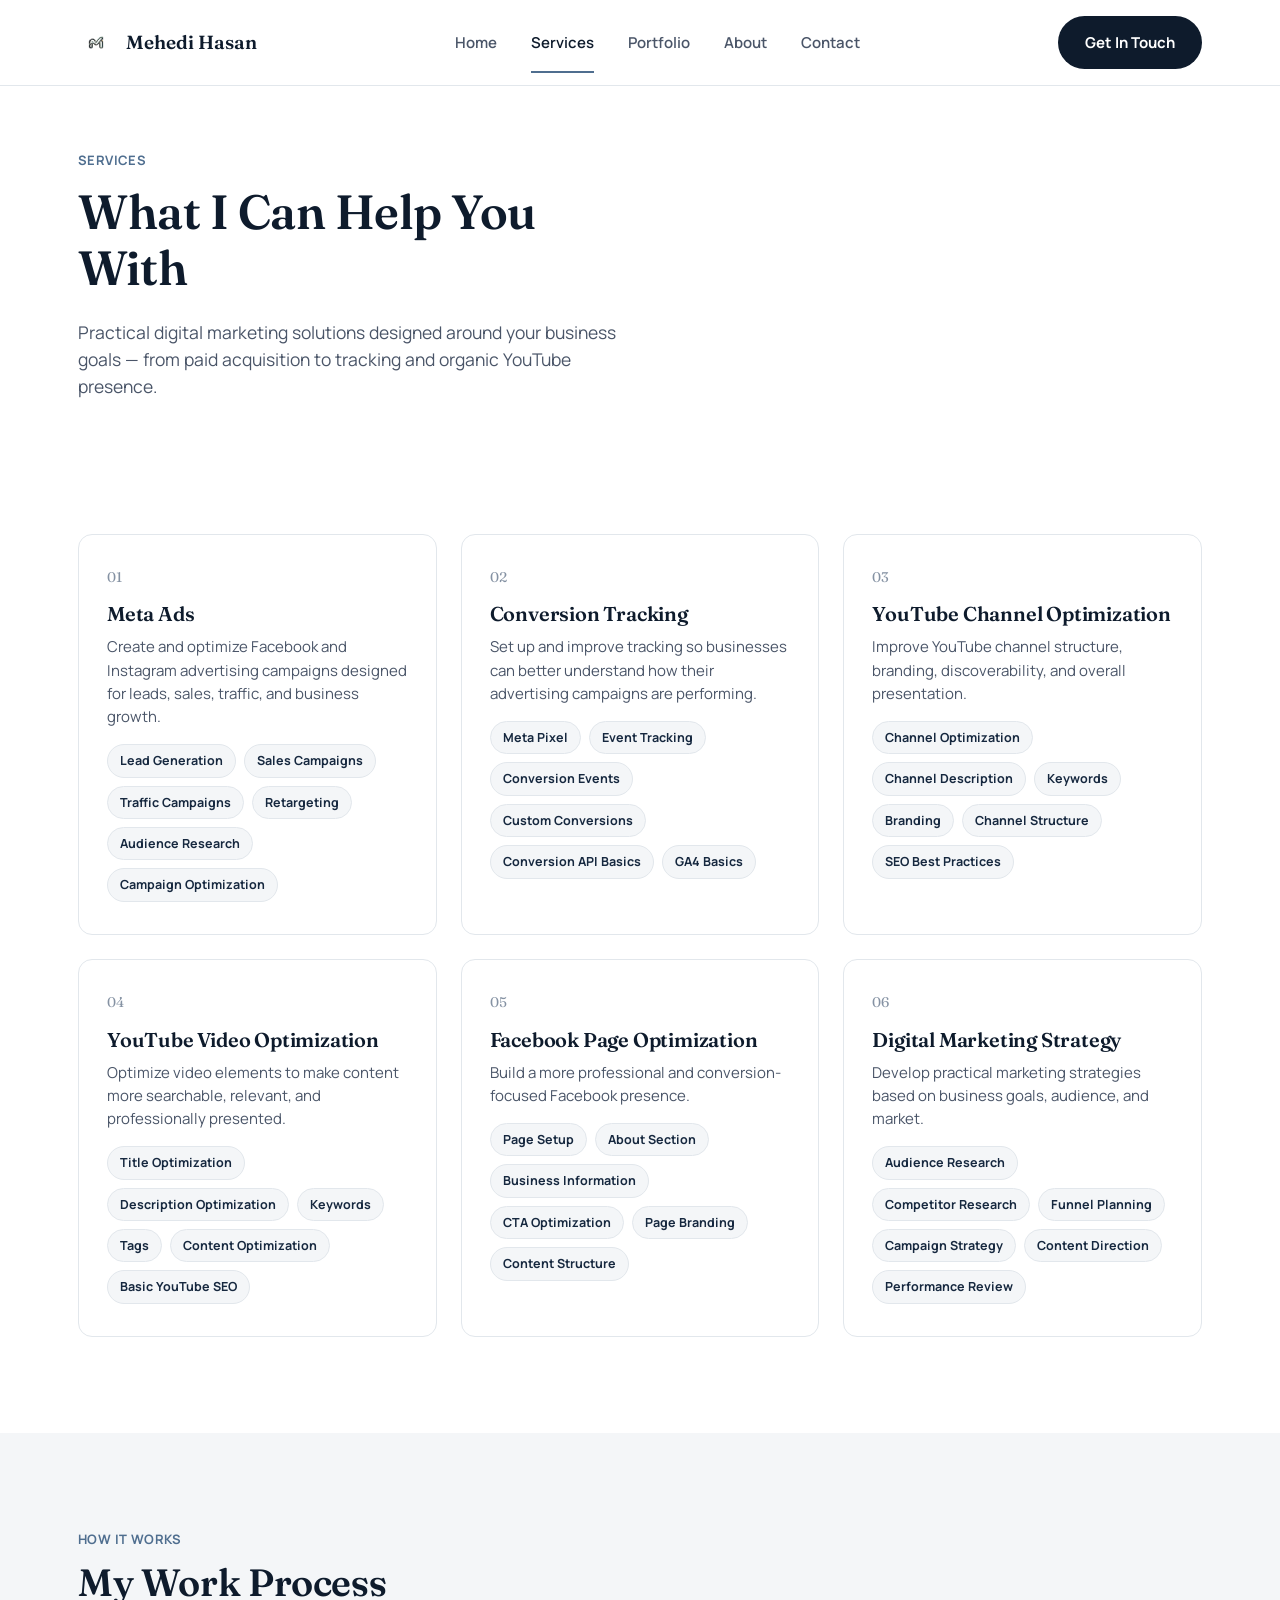
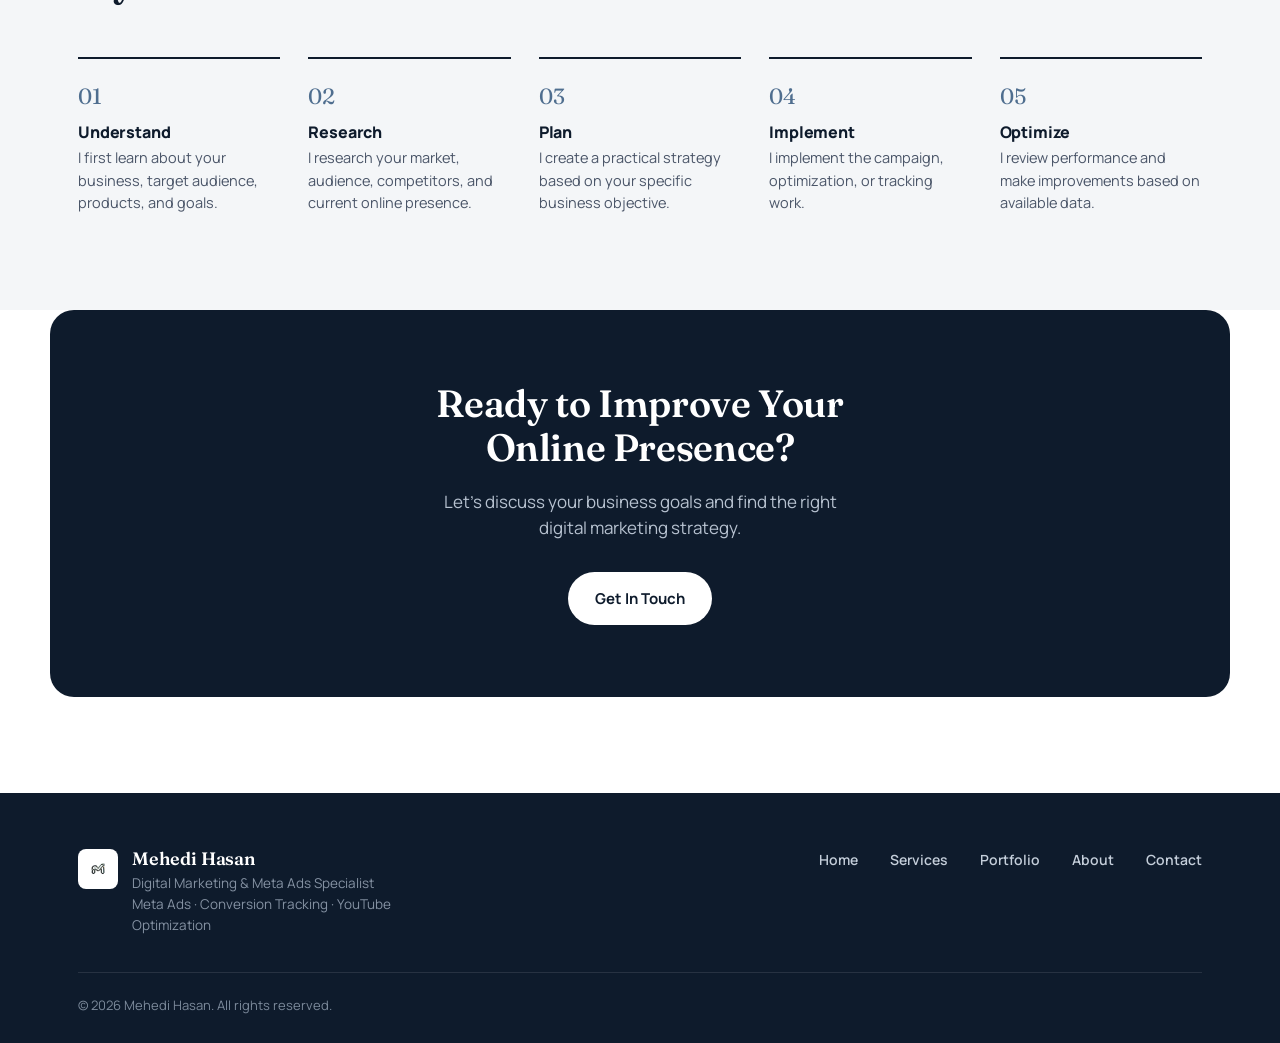
<file: services.html>
<!DOCTYPE html>
<html lang="en">
<head>
<meta charset="UTF-8">
<meta name="viewport" content="width=device-width, initial-scale=1.0">
<title>Services — Mehedi Hasan</title>
<link rel="icon" href="images/logo.png">
<link rel="stylesheet" href="styles.css">
</head>
<body>

<nav class="nav">
  <div class="nav-inner">
    <a href="index.html" class="brand"><img src="images/logo.png" alt="Mehedi Hasan logo">Mehedi Hasan</a>
    <button class="nav-toggle" aria-label="Toggle menu" onclick="document.querySelector('.nav-links').classList.toggle('open')">
      <span></span><span></span><span></span>
    </button>
    <div class="nav-links">
      <a href="index.html">Home</a>
      <a href="services.html" class="active">Services</a>
      <a href="portfolio.html">Portfolio</a>
      <a href="about.html">About</a>
      <a href="contact.html">Contact</a>
    </div>
    <div class="nav-cta">
      <a href="contact.html" class="btn btn-primary">Get In Touch</a>
    </div>
  </div>
</nav>

<header class="page-hero">
  <div class="container">
    <span class="tag">SERVICES</span>
    <h1>What I Can Help You With</h1>
    <p>Practical digital marketing solutions designed around your business goals — from paid acquisition to tracking and organic YouTube presence.</p>
  </div>
</header>

<section>
  <div class="container">
    <div class="card-grid">

      <div class="service-card">
        <span class="num">01</span>
        <h3>Meta Ads</h3>
        <p>Create and optimize Facebook and Instagram advertising campaigns designed for leads, sales, traffic, and business growth.</p>
        <div class="chip-row">
          <span class="chip">Lead Generation</span><span class="chip">Sales Campaigns</span><span class="chip">Traffic Campaigns</span><span class="chip">Retargeting</span><span class="chip">Audience Research</span><span class="chip">Campaign Optimization</span>
        </div>
      </div>

      <div class="service-card">
        <span class="num">02</span>
        <h3>Conversion Tracking</h3>
        <p>Set up and improve tracking so businesses can better understand how their advertising campaigns are performing.</p>
        <div class="chip-row">
          <span class="chip">Meta Pixel</span><span class="chip">Event Tracking</span><span class="chip">Conversion Events</span><span class="chip">Custom Conversions</span><span class="chip">Conversion API Basics</span><span class="chip">GA4 Basics</span>
        </div>
      </div>

      <div class="service-card">
        <span class="num">03</span>
        <h3>YouTube Channel Optimization</h3>
        <p>Improve YouTube channel structure, branding, discoverability, and overall presentation.</p>
        <div class="chip-row">
          <span class="chip">Channel Optimization</span><span class="chip">Channel Description</span><span class="chip">Keywords</span><span class="chip">Branding</span><span class="chip">Channel Structure</span><span class="chip">SEO Best Practices</span>
        </div>
      </div>

      <div class="service-card">
        <span class="num">04</span>
        <h3>YouTube Video Optimization</h3>
        <p>Optimize video elements to make content more searchable, relevant, and professionally presented.</p>
        <div class="chip-row">
          <span class="chip">Title Optimization</span><span class="chip">Description Optimization</span><span class="chip">Keywords</span><span class="chip">Tags</span><span class="chip">Content Optimization</span><span class="chip">Basic YouTube SEO</span>
        </div>
      </div>

      <div class="service-card">
        <span class="num">05</span>
        <h3>Facebook Page Optimization</h3>
        <p>Build a more professional and conversion-focused Facebook presence.</p>
        <div class="chip-row">
          <span class="chip">Page Setup</span><span class="chip">About Section</span><span class="chip">Business Information</span><span class="chip">CTA Optimization</span><span class="chip">Page Branding</span><span class="chip">Content Structure</span>
        </div>
      </div>

      <div class="service-card">
        <span class="num">06</span>
        <h3>Digital Marketing Strategy</h3>
        <p>Develop practical marketing strategies based on business goals, audience, and market.</p>
        <div class="chip-row">
          <span class="chip">Audience Research</span><span class="chip">Competitor Research</span><span class="chip">Funnel Planning</span><span class="chip">Campaign Strategy</span><span class="chip">Content Direction</span><span class="chip">Performance Review</span>
        </div>
      </div>

    </div>
  </div>
</section>

<!-- WORK PROCESS -->
<section class="strip">
  <div class="container">
    <div class="section-head">
      <span class="tag">HOW IT WORKS</span>
      <h2>My Work Process</h2>
    </div>
    <div class="process steps-5">
      <div class="process-step"><span class="num">01</span><h4>Understand</h4><p>I first learn about your business, target audience, products, and goals.</p></div>
      <div class="process-step"><span class="num">02</span><h4>Research</h4><p>I research your market, audience, competitors, and current online presence.</p></div>
      <div class="process-step"><span class="num">03</span><h4>Plan</h4><p>I create a practical strategy based on your specific business objective.</p></div>
      <div class="process-step"><span class="num">04</span><h4>Implement</h4><p>I implement the campaign, optimization, or tracking work.</p></div>
      <div class="process-step"><span class="num">05</span><h4>Optimize</h4><p>I review performance and make improvements based on available data.</p></div>
    </div>
  </div>
</section>

<div class="container cta-wrap">
  <div class="cta-band">
    <h2>Ready to Improve Your Online Presence?</h2>
    <p>Let's discuss your business goals and find the right digital marketing strategy.</p>
    <a href="contact.html" class="btn btn-light">Get In Touch</a>
  </div>
</div>

<footer>
  <div class="container">
    <div class="footer-top">
      <div class="footer-brand">
        <img src="images/logo.png" alt="Mehedi Hasan logo">
        <div>
          <h4>Mehedi Hasan</h4>
          <p>Digital Marketing & Meta Ads Specialist<br>Meta Ads · Conversion Tracking · YouTube Optimization</p>
        </div>
      </div>
      <div class="footer-nav">
        <a href="index.html">Home</a>
        <a href="services.html">Services</a>
        <a href="portfolio.html">Portfolio</a>
        <a href="about.html">About</a>
        <a href="contact.html">Contact</a>
      </div>
    </div>
    <div class="footer-bottom">
      <span>© 2026 Mehedi Hasan. All rights reserved.</span>
    </div>
  </div>
</footer>

</body>
</html>
</file>
<file: styles.css>
/* =========================================================
   Mehedi Hasan — Digital Marketing & Meta Ads Specialist
   Design system: navy / steel / paper, Fraunces + Manrope
========================================================= */

@import url('https://fonts.googleapis.com/css2?family=Fraunces:opsz,wght@9..144,400;9..144,500;9..144,600;9..144,700&family=Manrope:wght@400;500;600;700;800&display=swap');

:root{
  --ink:#0E1B2C;        /* deep navy — headings, dark panels */
  --navy:#16283F;        /* secondary navy */
  --steel:#4F6E8F;       /* metallic steel-blue accent */
  --steel-light:#9FB4C7; /* light steel for lines/hover */
  --gold:#B8A26B;        /* subtle metallic gold hairline */
  --paper:#FFFFFF;
  --mist:#F4F6F8;        /* light gray secondary bg */
  --line:#E2E7EC;
  --ink-soft:#4A5568;    /* body text on white */
  --ink-faint:#8592A3;

  --serif: 'Fraunces', Georgia, serif;
  --sans: 'Manrope', -apple-system, BlinkMacSystemFont, 'Segoe UI', sans-serif;

  --max: 1180px;
  --radius: 14px;
  --radius-sm: 8px;
}

*{box-sizing:border-box;}
html{scroll-behavior:smooth;}
body{
  margin:0;
  font-family:var(--sans);
  color:var(--ink);
  background:var(--paper);
  -webkit-font-smoothing:antialiased;
  line-height:1.55;
}
img{max-width:100%;display:block;}
a{color:inherit;text-decoration:none;}
h1,h2,h3,h4{
  font-family:var(--serif);
  font-weight:600;
  line-height:1.15;
  margin:0 0 .5em;
  letter-spacing:-0.01em;
}
p{margin:0 0 1em;color:var(--ink-soft);}
.container{max-width:var(--max);margin:0 auto;padding:0 28px;}
section{padding:96px 0;}
.section-tight{padding:64px 0;}
@media(max-width:720px){
  section{padding:64px 0;}
}

/* ---------- buttons ---------- */
.btn{
  display:inline-flex;align-items:center;gap:8px;
  padding:14px 26px;
  border-radius:100px;
  font-family:var(--sans);
  font-weight:700;
  font-size:15px;
  border:1.5px solid transparent;
  cursor:pointer;
  transition:transform .18s ease, background .18s ease, color .18s ease, border-color .18s ease;
}
.btn:hover{transform:translateY(-2px);}
.btn-primary{background:var(--ink);color:var(--paper);}
.btn-primary:hover{background:var(--navy);}
.btn-outline{background:transparent;color:var(--ink);border-color:var(--ink);}
.btn-outline:hover{background:var(--ink);color:var(--paper);}
.btn-light{background:var(--paper);color:var(--ink);}
.btn-light:hover{background:var(--mist);}
.btn-ghost{background:transparent;color:var(--paper);border-color:rgba(255,255,255,.4);}
.btn-ghost:hover{border-color:#fff;background:rgba(255,255,255,.08);}

/* ---------- nav ---------- */
.nav{
  position:sticky;top:0;z-index:50;
  background:rgba(255,255,255,.86);
  backdrop-filter:blur(10px);
  border-bottom:1px solid var(--line);
}
.nav-inner{
  max-width:var(--max);margin:0 auto;padding:16px 28px;
  display:flex;align-items:center;justify-content:space-between;gap:24px;
}
.brand{display:flex;align-items:center;gap:12px;font-family:var(--serif);font-weight:600;font-size:19px;color:var(--ink);}
.brand img{width:36px;height:36px;object-fit:contain;}
.nav-links{display:flex;align-items:center;gap:34px;}
.nav-links a{font-size:15px;font-weight:600;color:var(--ink-soft);transition:color .15s ease;position:relative;}
.nav-links a:hover,.nav-links a.active{color:var(--ink);}
.nav-links a.active::after{
  content:'';position:absolute;left:0;right:0;bottom:-19px;height:2px;background:var(--steel);
}
.nav-cta{display:flex;align-items:center;gap:16px;}
.nav-toggle{display:none;background:none;border:none;cursor:pointer;}
.nav-toggle span{display:block;width:24px;height:2px;background:var(--ink);margin:5px 0;}

@media(max-width:900px){
  .nav-links{
    position:fixed;top:69px;left:0;right:0;bottom:0;
    background:var(--paper);
    flex-direction:column;align-items:flex-start;gap:0;
    padding:12px 28px 28px;
    transform:translateY(-8px);
    opacity:0;pointer-events:none;
    transition:opacity .2s ease, transform .2s ease;
  }
  .nav-links.open{opacity:1;pointer-events:auto;transform:translateY(0);}
  .nav-links a{width:100%;padding:14px 0;border-bottom:1px solid var(--line);}
  .nav-links a.active::after{display:none;}
  .nav-links a.active{color:var(--steel);}
  .nav-toggle{display:block;}
  .nav-cta .btn-primary{padding:10px 18px;font-size:14px;}
}

/* ---------- hero ---------- */
.hero{padding:88px 0 40px;}
.hero-grid{display:grid;grid-template-columns:1.05fr .95fr;gap:56px;align-items:center;}
.eyebrow{
  display:inline-flex;align-items:center;gap:10px;
  font-size:13px;font-weight:700;letter-spacing:.04em;color:var(--steel);
  margin-bottom:18px;
}
.eyebrow::before{content:'';width:22px;height:1.5px;background:var(--steel);display:inline-block;}
.hero h1{font-size:clamp(34px,4.6vw,54px);color:var(--ink);max-width:15ch;}
.hero .lede{font-size:18px;max-width:46ch;color:var(--ink-soft);}
.hero-actions{display:flex;gap:16px;margin-top:30px;flex-wrap:wrap;}

/* ---------- hero image ---------- */

.hero-visual{
    display:flex;
    align-items:center;
    justify-content:center;
    overflow:hidden;
    border-radius:24px;
}

.hero-visual .logo-plate{
    width:100%;
    display:flex;
    align-items:center;
    justify-content:center;
}

.hero-visual img{
    width:100%;
    height:100%;
    object-fit:cover;
    display:block;
    border-radius:24px;
}
}
.hero-visual .logo-plate img{width:64%;}
@media(max-width:900px){
  .hero-grid{grid-template-columns:1fr;}
  .hero-visual{aspect-ratio:4/3;max-width:420px;margin:0 auto;}
}

/* ---------- service strip ---------- */
.strip{background:var(--mist);}
.strip-grid{display:grid;grid-template-columns:repeat(4,1fr);gap:1px;background:var(--line);border:1px solid var(--line);border-radius:var(--radius);overflow:hidden;}
.strip-item{background:var(--paper);padding:32px 26px;}
.strip-icon{width:38px;height:38px;margin-bottom:18px;color:var(--steel);}
.strip-item h4{font-family:var(--sans);font-size:16px;font-weight:800;margin-bottom:4px;color:var(--ink);}
.strip-item p{font-size:14px;margin:0;color:var(--ink-faint);}
@media(max-width:900px){.strip-grid{grid-template-columns:1fr 1fr;}}
@media(max-width:560px){.strip-grid{grid-template-columns:1fr;}}

/* ---------- two column intro ---------- */
.split{display:grid;grid-template-columns:.85fr 1.15fr;gap:64px;align-items:start;}
.split .tag{font-size:13px;font-weight:700;color:var(--steel);letter-spacing:.03em;margin-bottom:14px;display:block;}
.split h2{font-size:clamp(26px,3vw,36px);color:var(--ink);}
@media(max-width:820px){.split{grid-template-columns:1fr;gap:28px;}}

/* ---------- section heading ---------- */
.section-head{max-width:640px;margin:0 0 52px;}
.section-head .tag{font-size:13px;font-weight:700;color:var(--steel);letter-spacing:.03em;display:block;margin-bottom:12px;}
.section-head h2{font-size:clamp(26px,3.2vw,38px);color:var(--ink);}
.section-head p{font-size:17px;}
.section-head.center{margin-left:auto;margin-right:auto;text-align:center;}

/* ---------- cards ---------- */
.card-grid{display:grid;grid-template-columns:repeat(3,1fr);gap:24px;}
@media(max-width:980px){.card-grid{grid-template-columns:1fr 1fr;}}
@media(max-width:640px){.card-grid{grid-template-columns:1fr;}}

.service-card{
  background:var(--paper);border:1px solid var(--line);border-radius:var(--radius);
  padding:32px 28px;transition:border-color .2s ease, box-shadow .2s ease, transform .2s ease;
}
.service-card:hover{border-color:var(--steel-light);box-shadow:0 18px 40px -24px rgba(14,27,44,.35);transform:translateY(-3px);}
.service-card .num{font-family:var(--serif);font-size:14px;color:var(--ink-faint);margin-bottom:14px;display:block;}
.service-card h3{font-size:20px;color:var(--ink);}
.service-card p{font-size:15px;}
.chip-row{display:flex;flex-wrap:wrap;gap:8px;margin-top:16px;}
.chip{
  font-size:12.5px;font-weight:700;padding:6px 12px;border-radius:100px;
  background:var(--mist);color:var(--navy);border:1px solid var(--line);
}

/* ---------- featured project ---------- */
.feature-card{
  background:var(--ink);border-radius:24px;overflow:hidden;
  display:grid;grid-template-columns:1fr 1fr;
}
.feature-copy{padding:56px;color:var(--paper);}
.feature-copy p{color:#C4CEDA;}
.feature-copy .tag{color:var(--steel-light);}
.feature-meta{display:flex;flex-wrap:wrap;gap:10px 22px;margin:22px 0 30px;font-size:14px;color:#AEB9C7;}
.feature-meta strong{color:#fff;font-weight:700;display:block;font-size:12px;letter-spacing:.03em;color:var(--steel-light);margin-bottom:3px;}
.feature-media{position:relative;background:#0A1420;}
.compare-mini{height:100%;display:grid;grid-template-rows:1fr 1fr;gap:2px;}
.compare-mini img{width:100%;height:100%;object-fit:cover;}
.compare-mini .cap{
  position:absolute;font-size:11px;font-weight:700;letter-spacing:.04em;
  padding:5px 10px;border-radius:6px;background:rgba(14,27,44,.85);color:#fff;
}
.compare-mini .cap.before{top:14px;left:14px;}
.compare-mini .cap.after{bottom:14px;left:14px;}
@media(max-width:900px){
  .feature-card{grid-template-columns:1fr;}
  .feature-copy{padding:40px 28px;}
  .feature-media{min-height:280px;}
}

/* ---------- process steps ---------- */
.process{display:grid;grid-template-columns:repeat(4,1fr);gap:28px;}
.process.steps-5{grid-template-columns:repeat(5,1fr);}
.process-step{border-top:2px solid var(--ink);padding-top:20px;}
.process-step .num{font-family:var(--serif);font-size:22px;color:var(--steel);display:block;margin-bottom:10px;}
.process-step h4{font-family:var(--sans);font-size:16px;font-weight:800;color:var(--ink);margin-bottom:6px;}
.process-step p{font-size:14.5px;margin:0;}
@media(max-width:980px){.process{grid-template-columns:1fr 1fr;} .process.steps-5{grid-template-columns:1fr 1fr;}}
@media(max-width:560px){.process{grid-template-columns:1fr;} .process.steps-5{grid-template-columns:1fr;}}

/* ---------- why cards ---------- */
.why-grid{display:grid;grid-template-columns:repeat(4,1fr);gap:24px;}
.why-card{background:var(--mist);border-radius:var(--radius);padding:28px 24px;}
.why-card h4{font-size:17px;color:var(--ink);margin-bottom:6px;font-family:var(--sans);font-weight:800;}
.why-card p{font-size:14.5px;margin:0;}
@media(max-width:980px){.why-grid{grid-template-columns:1fr 1fr;}}
@media(max-width:560px){.why-grid{grid-template-columns:1fr;}}

/* ---------- CTA band ---------- */
.cta-band{background:var(--ink);color:var(--paper);text-align:center;border-radius:24px;padding:72px 40px;}
.cta-band h2{color:#fff;font-size:clamp(26px,3.4vw,38px);max-width:20ch;margin-left:auto;margin-right:auto;}
.cta-band p{color:#B7C2D0;max-width:44ch;margin:0 auto 30px;font-size:17px;}
.cta-wrap{padding:0 0 96px;}
@media(max-width:720px){.cta-band{padding:52px 24px;border-radius:18px;}}

/* ---------- footer ---------- */
footer{background:var(--ink);color:#AEB9C7;padding:56px 0 28px;}
.footer-top{display:flex;justify-content:space-between;gap:40px;flex-wrap:wrap;padding-bottom:36px;border-bottom:1px solid rgba(255,255,255,.1);}
.footer-brand{display:flex;gap:14px;align-items:flex-start;max-width:340px;}
.footer-brand img{width:40px;height:40px;object-fit:contain;background:#fff;border-radius:8px;padding:4px;}
.footer-brand h4{color:#fff;font-family:var(--serif);font-size:18px;margin:0 0 4px;}
.footer-brand p{margin:0;font-size:13.5px;color:#8592A3;}
.footer-nav{display:flex;gap:32px;flex-wrap:wrap;}
.footer-nav a{font-size:14px;font-weight:600;color:#C4CEDA;}
.footer-nav a:hover{color:#fff;}
.footer-bottom{padding-top:22px;font-size:13px;color:#7C8A9B;display:flex;justify-content:space-between;flex-wrap:wrap;gap:10px;}
@media(max-width:560px){.footer-top{flex-direction:column;}}

/* ---------- page hero (inner pages) ---------- */
.page-hero{padding:64px 0 20px;}
.page-hero .tag{font-size:13px;font-weight:700;color:var(--steel);letter-spacing:.03em;display:block;margin-bottom:14px;}
.page-hero h1{font-size:clamp(32px,4.4vw,48px);max-width:18ch;color:var(--ink);}
.page-hero p{font-size:17.5px;max-width:52ch;}

/* ---------- skills ---------- */
.skill-groups{display:grid;grid-template-columns:repeat(2,1fr);gap:36px 48px;}
.skill-group h4{font-size:15px;font-family:var(--sans);font-weight:800;color:var(--ink);margin-bottom:14px;padding-bottom:12px;border-bottom:1px solid var(--line);}
.skill-tags{display:flex;flex-wrap:wrap;gap:9px;}
@media(max-width:700px){.skill-groups{grid-template-columns:1fr;}}

/* ---------- contact ---------- */
.contact-grid{display:grid;grid-template-columns:.9fr 1.1fr;gap:56px;}
.contact-info{display:flex;flex-direction:column;gap:22px;}
.contact-item{padding:20px 22px;background:var(--mist);border-radius:var(--radius-sm);}
.contact-item .label{font-size:12.5px;font-weight:700;letter-spacing:.03em;color:var(--steel);display:block;margin-bottom:4px;}
.contact-item .value{font-size:16px;font-weight:700;color:var(--ink);}
.form-grid{display:grid;grid-template-columns:1fr 1fr;gap:18px;}
.form-grid .full{grid-column:1/-1;}
.field label{display:block;font-size:13.5px;font-weight:700;color:var(--ink);margin-bottom:8px;}
.field input,.field select,.field textarea{
  width:100%;padding:13px 15px;border:1.5px solid var(--line);border-radius:10px;
  font-family:var(--sans);font-size:15px;color:var(--ink);background:var(--paper);
  transition:border-color .15s ease;
}
.field input:focus,.field select:focus,.field textarea:focus{outline:none;border-color:var(--steel);}
.field textarea{resize:vertical;min-height:120px;}
@media(max-width:820px){.contact-grid{grid-template-columns:1fr;} .form-grid{grid-template-columns:1fr;}}

/* ---------- portfolio / case study ---------- */
.cs-obj-grid{display:grid;grid-template-columns:1fr 1fr;gap:56px;align-items:center;}
.cs-facts{display:grid;gap:18px;}
.cs-fact{border-left:2px solid var(--steel);padding-left:16px;}
.cs-fact .label{font-size:12.5px;font-weight:700;color:var(--ink-faint);letter-spacing:.03em;display:block;}
.cs-fact .value{font-size:16px;font-weight:700;color:var(--ink);}
@media(max-width:820px){.cs-obj-grid{grid-template-columns:1fr;gap:28px;}}

.evidence{background:var(--mist);border-radius:20px;padding:28px;}
.evidence img{border-radius:12px;border:1px solid var(--line);}
.evidence .caption{font-size:14px;color:var(--ink-faint);margin:16px 2px 0;}
.evidence-row{display:grid;grid-template-columns:1fr;gap:20px;}

.honest-note{
  border:1.5px dashed var(--steel-light);border-radius:14px;padding:22px 26px;
  font-size:15px;color:var(--ink-soft);background:var(--mist);
}
.honest-note strong{color:var(--ink);}

.link-arrow{font-weight:700;color:var(--ink);border-bottom:1.5px solid var(--ink);padding-bottom:2px;}
</file>
